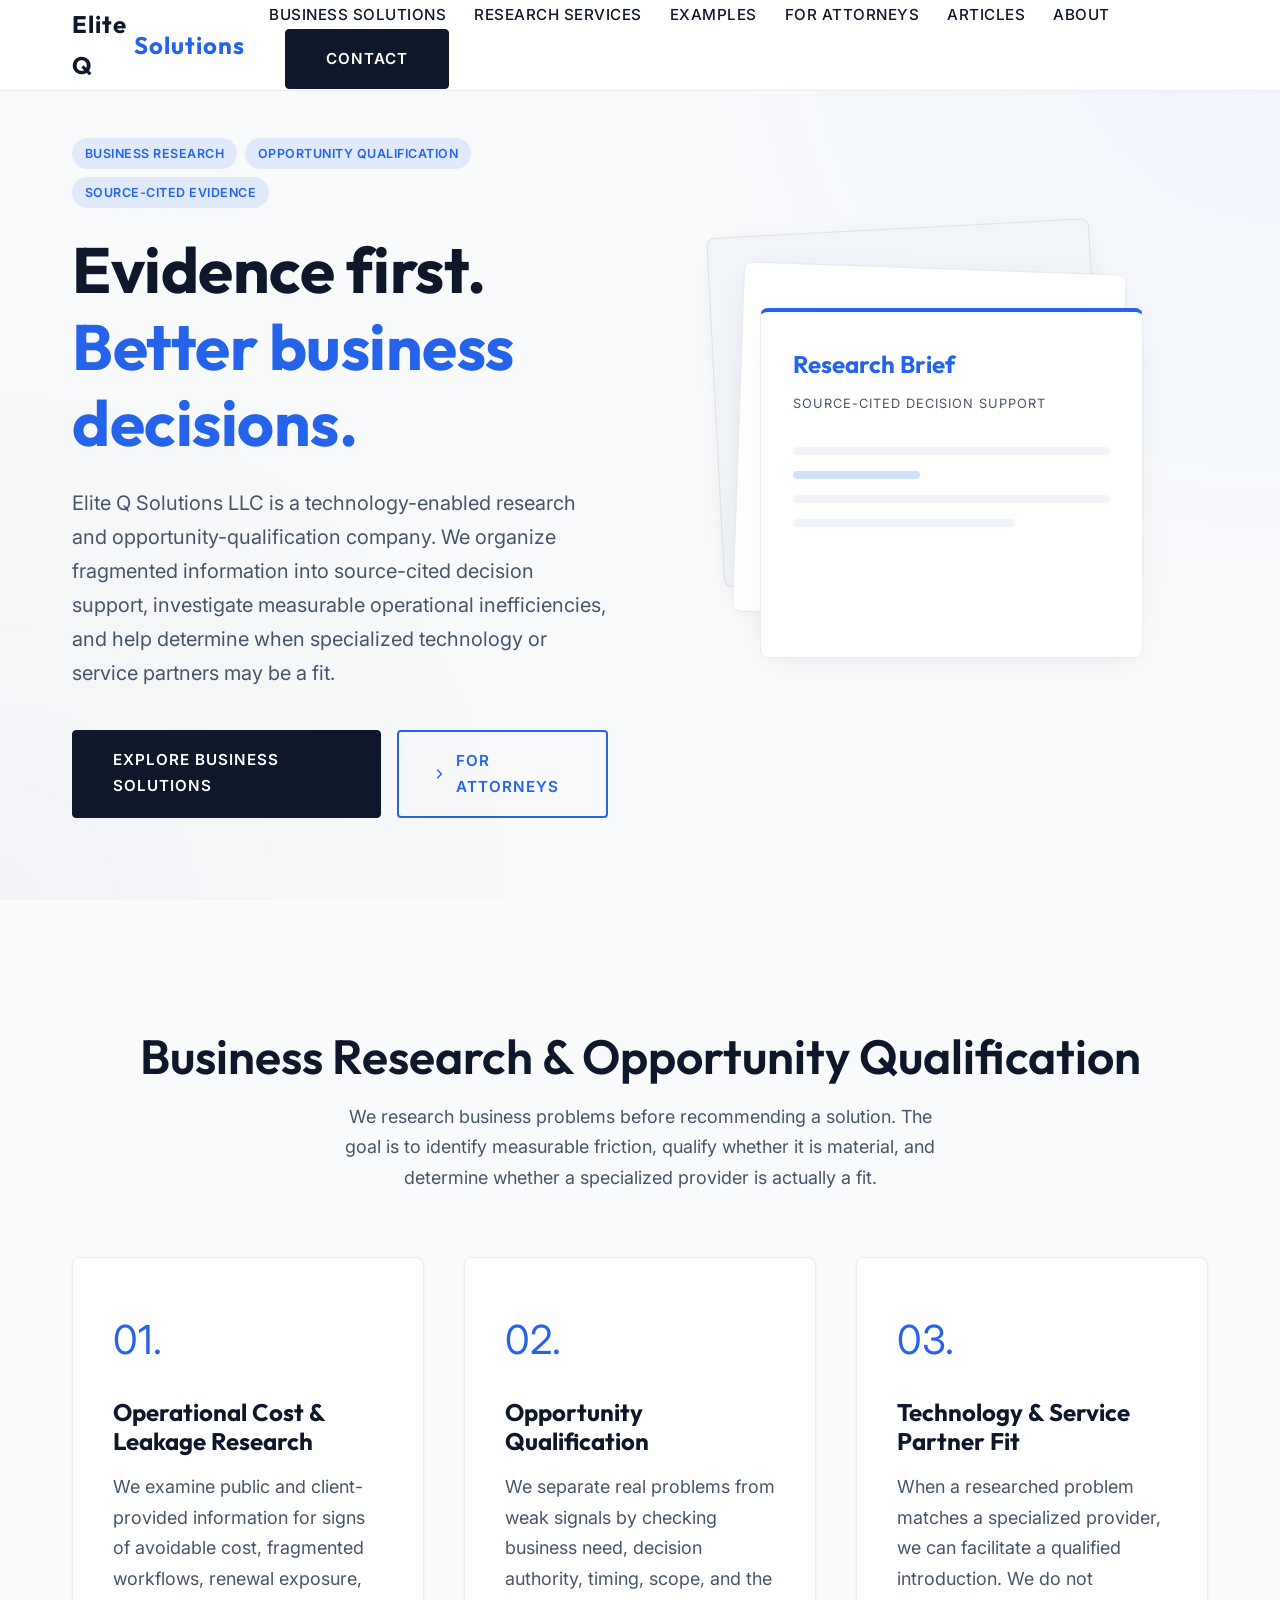
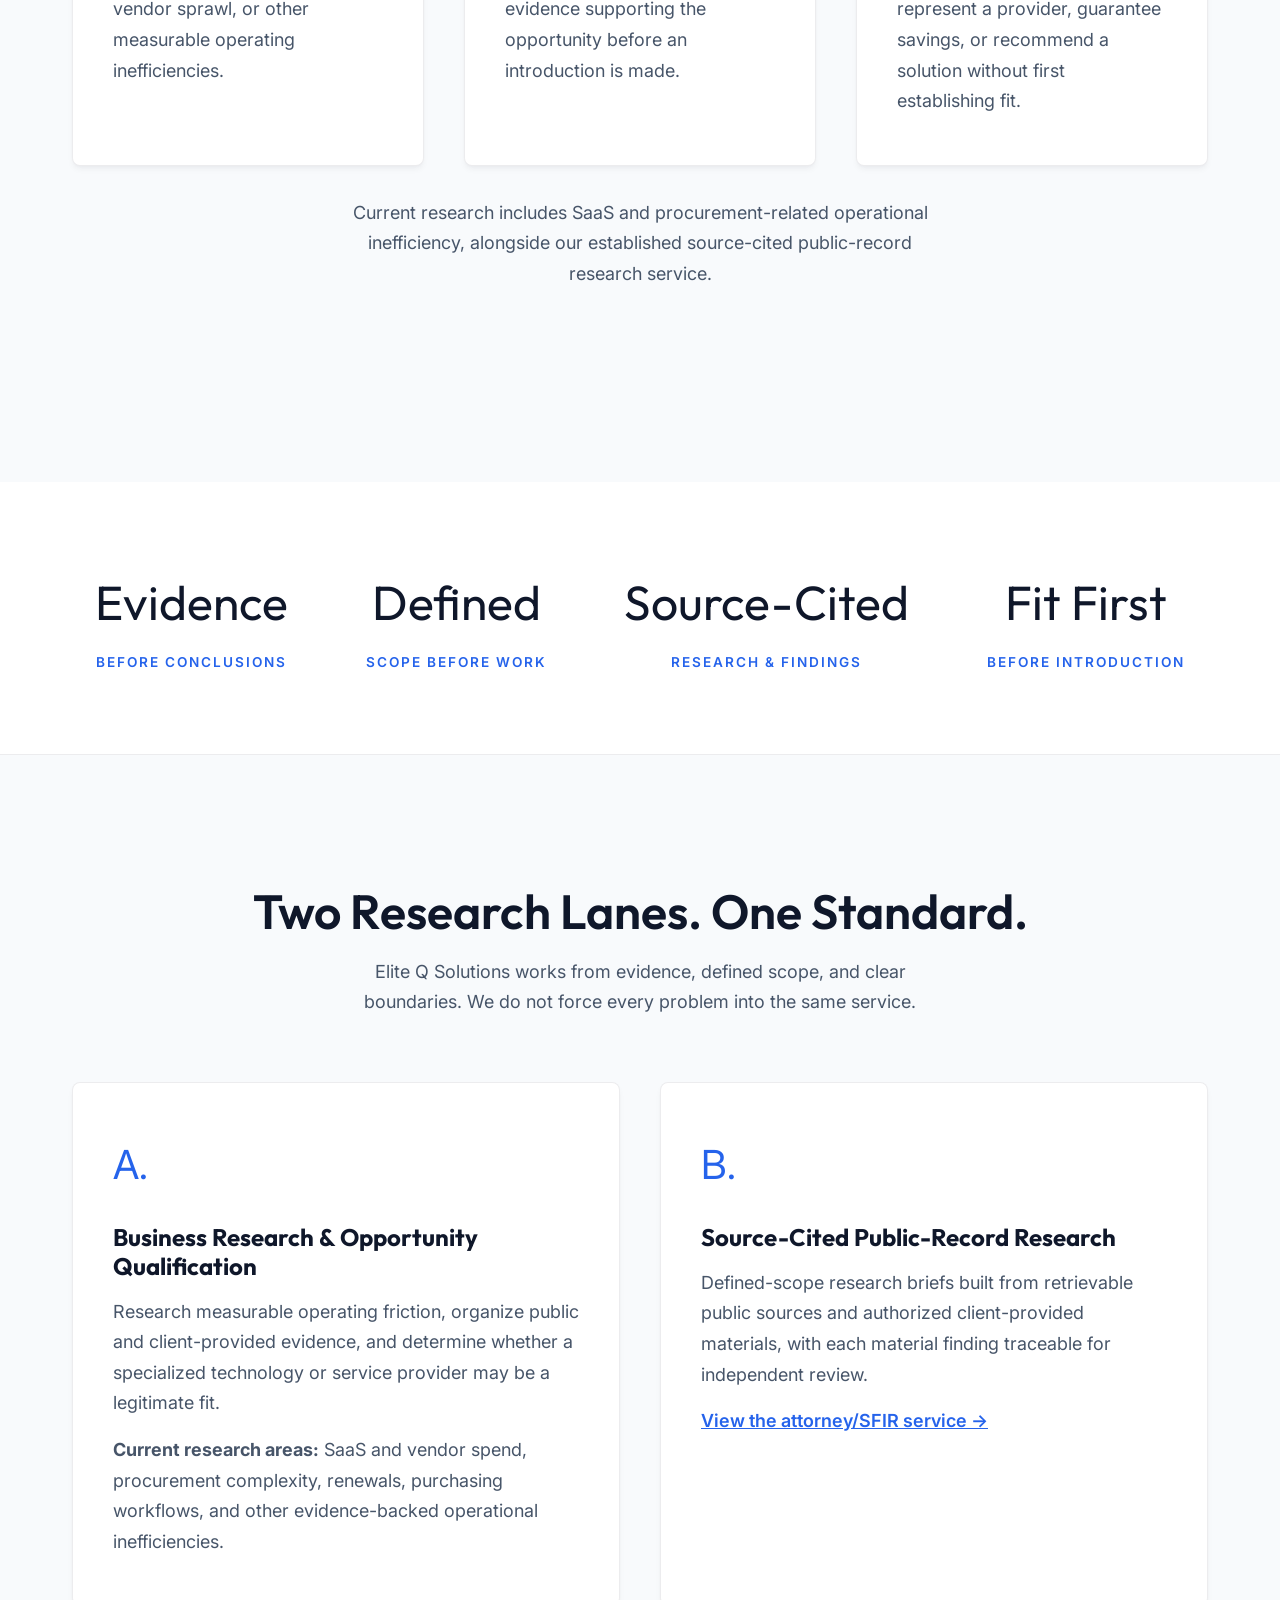
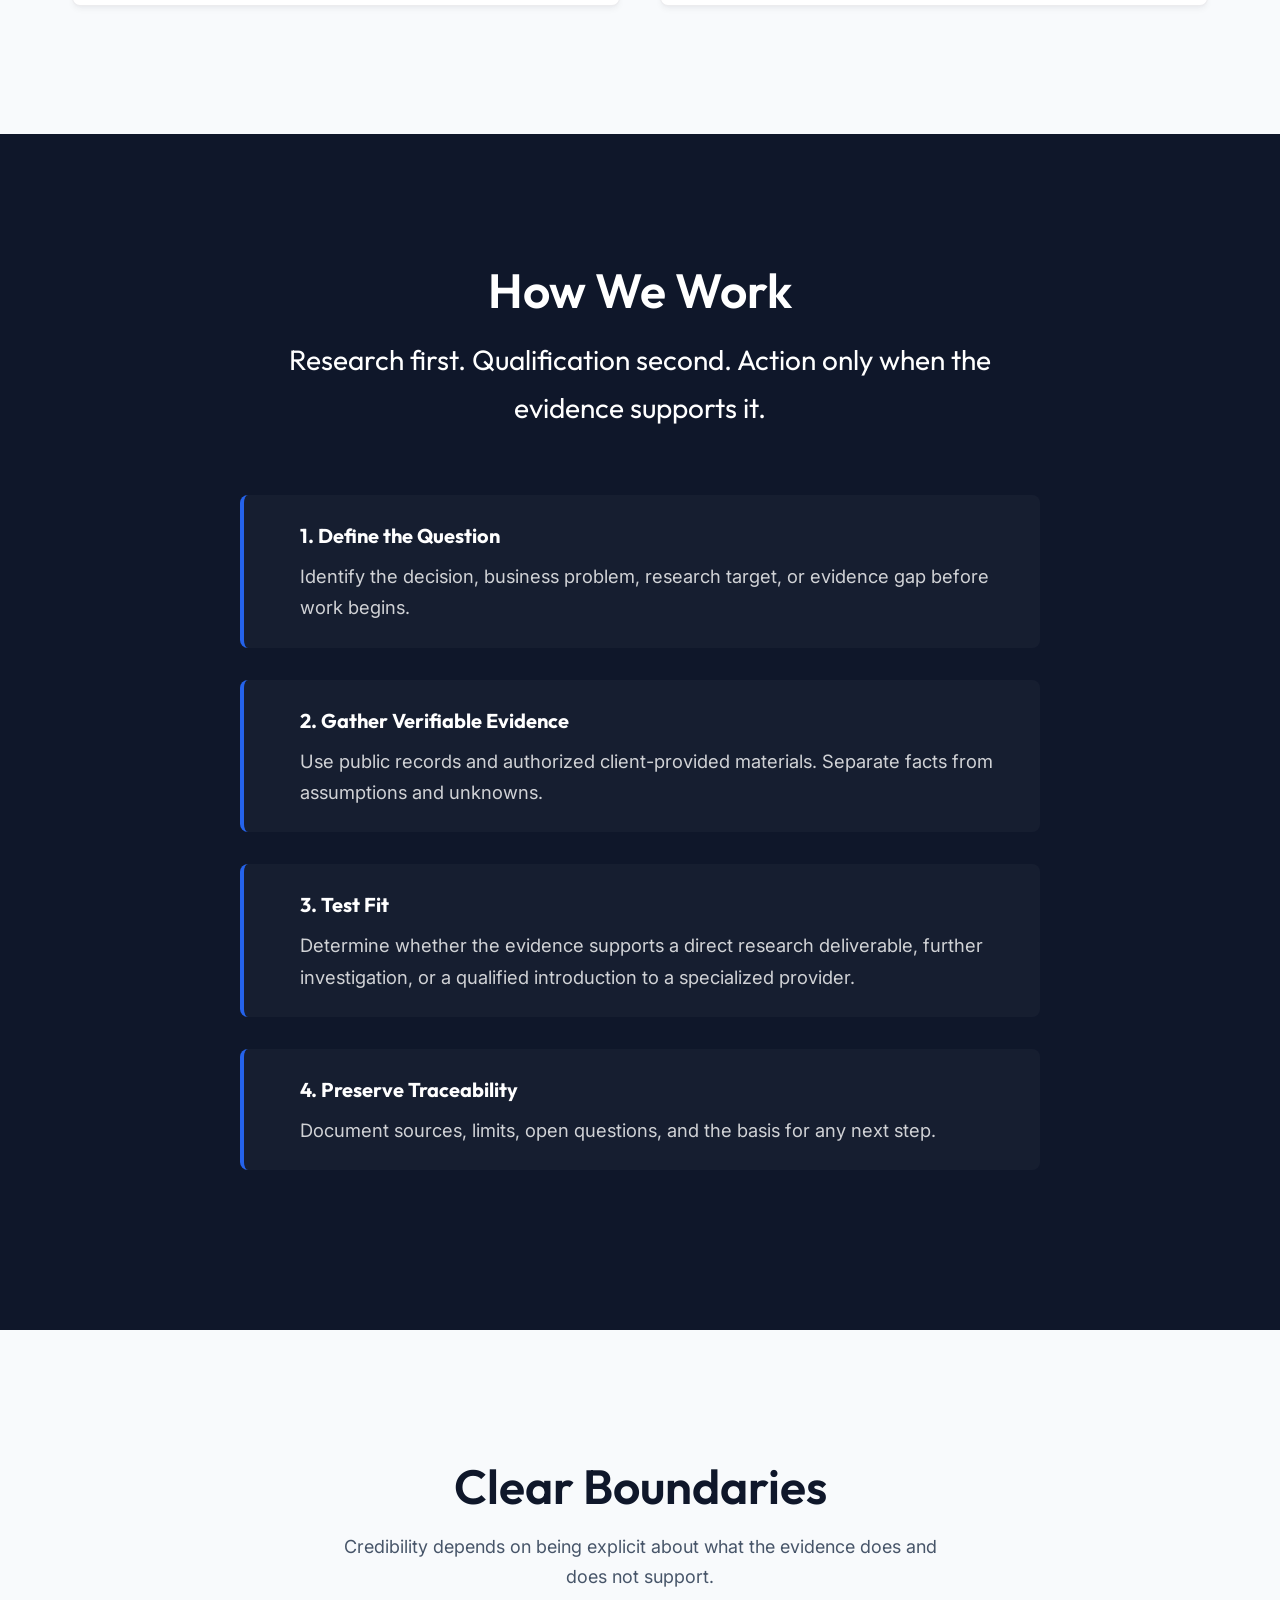
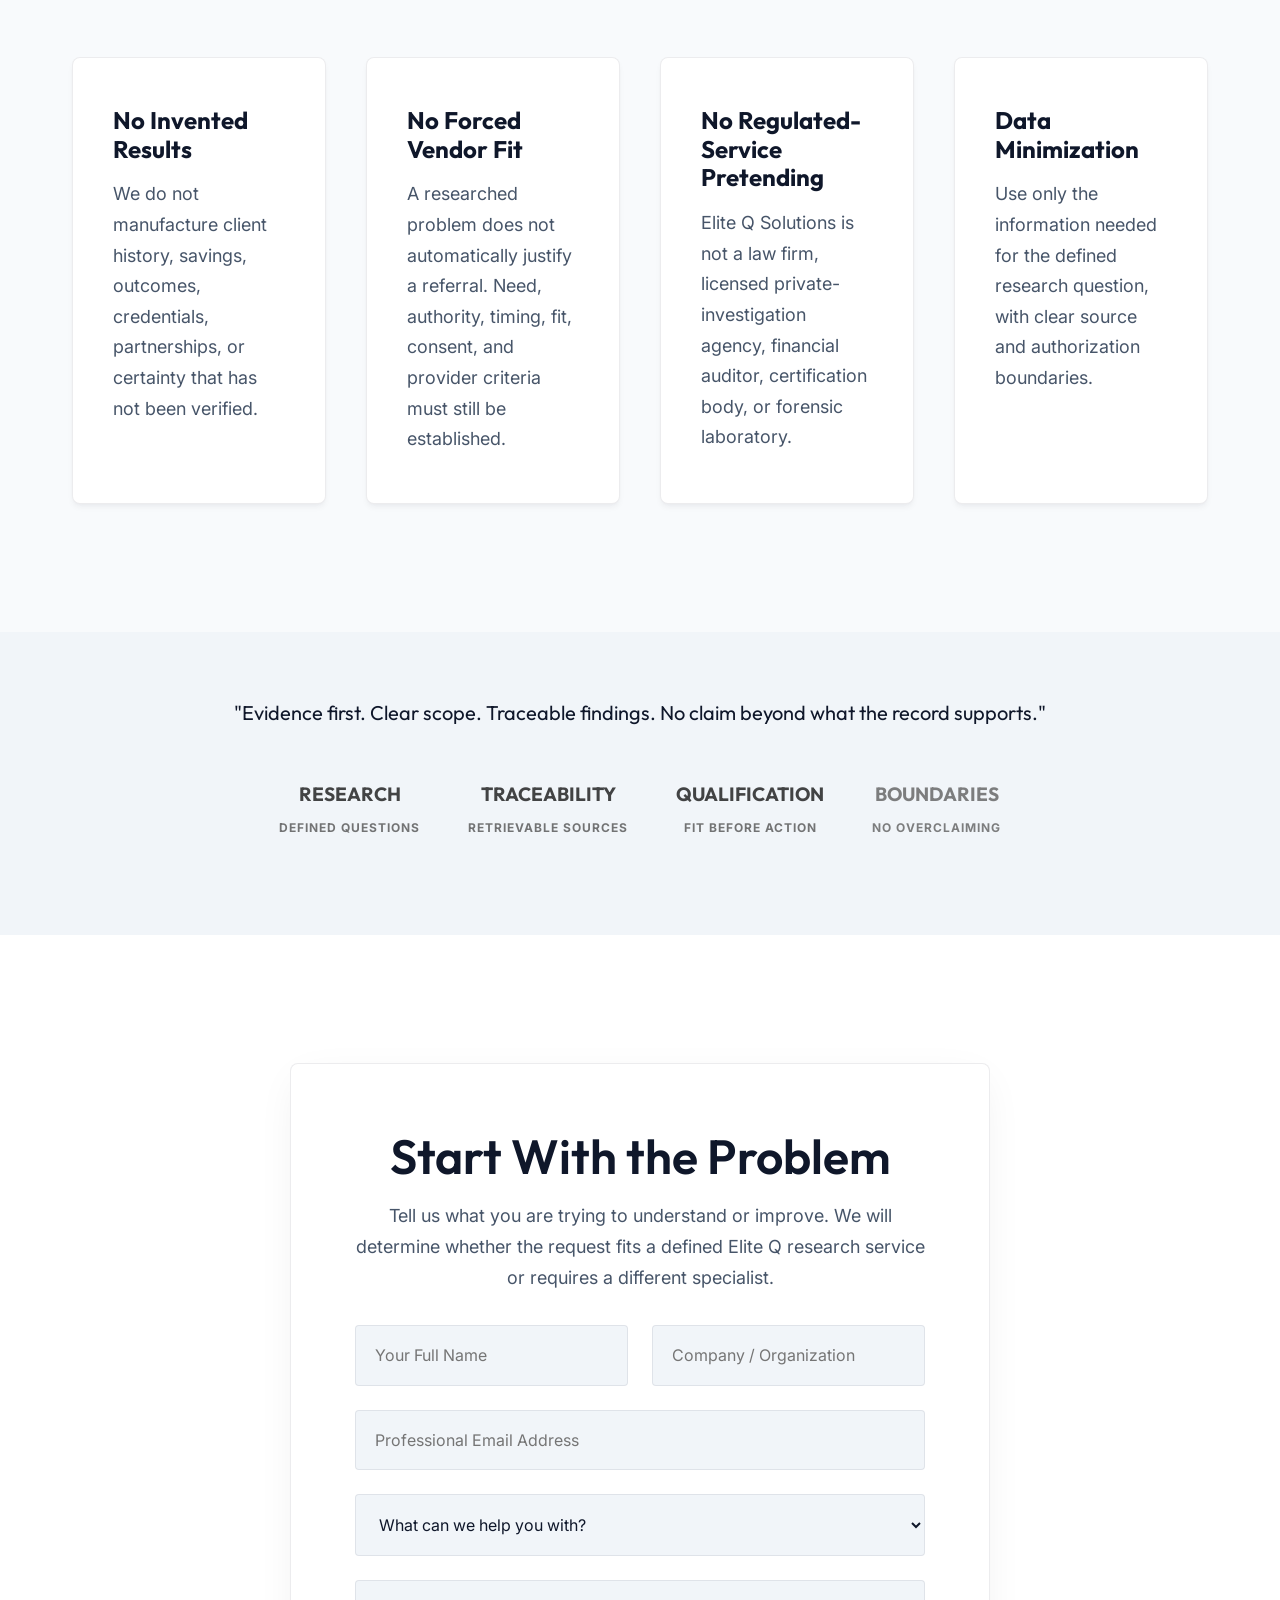
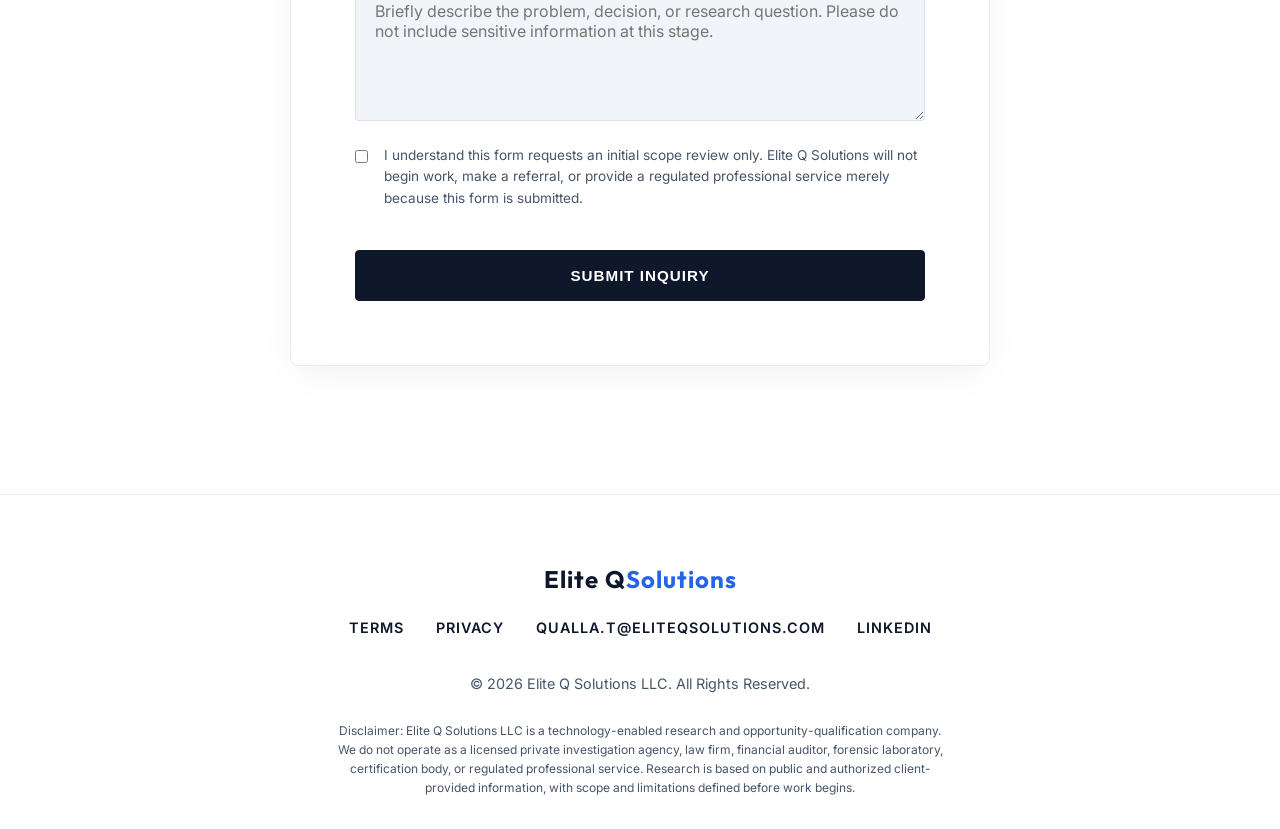
<file: index.html>
<!DOCTYPE html>
<html lang="en">
<head>
    <meta charset="UTF-8">
    <meta name="viewport" content="width=device-width, initial-scale=1.0">
    <title>Elite Q Solutions | Research, Evidence & Business Opportunity Qualification</title>
    <meta name="description" content="Elite Q Solutions LLC is a technology-enabled research and opportunity-qualification company. We organize source-cited evidence, evaluate operational inefficiencies, and help determine when specialized solutions or partners may be a fit.">
    
    <!-- Open Graph -->
    <meta property="og:type" content="website">
    <meta property="og:url" content="https://eliteqsolutions.com/">
    <meta property="og:title" content="Elite Q Solutions | Research, Evidence & Opportunity Qualification">
    <meta property="og:description" content="Source-cited research, evidence organization, and disciplined qualification of business problems and solution opportunities.">
    <meta property="og:image" content="https://eliteqsolutions.com/images/EliteLogo.jpg">
    
    <link rel="preconnect" href="https://fonts.googleapis.com">
    <link href="https://fonts.googleapis.com/css2?family=Inter:wght@300;400;500;600;700&family=Outfit:wght@400;500;600;700;800&display=swap" rel="stylesheet">
    <link rel="stylesheet" href="styles.css">
</head>
<body>
    <header class="glass-nav">
        <div class="container nav-content">
            <a href="#" class="logo">
                Elite Q <span>Solutions</span>
            </a>
            <nav>
                <a href="#business">Business Solutions</a>
                <a href="#services">Research Services</a>
                <a href="case-studies.html">Examples</a>
                <a href="attorneys.html">For Attorneys</a>
                <a href="articles.html">Articles</a>
                <a href="#about">About</a>
                <a href="#contact" class="btn-primary" style="margin-left: 2.5rem;">Contact</a>
            </nav>
        </div>
    </header>

    <main>
        <!-- Hero Section -->
        <section class="hero container">
            <div class="hero-text">
                <div style="display:flex;gap:0.5rem;margin-bottom:1.5rem;flex-wrap:wrap;">
                    <span style="background:rgba(37,99,235,0.1);color:var(--accent-primary);padding:0.3rem 0.8rem;border-radius:999px;font-size:0.78rem;font-weight:600;letter-spacing:0.04em;text-transform:uppercase;">Business Research</span>
                    <span style="background:rgba(37,99,235,0.1);color:var(--accent-primary);padding:0.3rem 0.8rem;border-radius:999px;font-size:0.78rem;font-weight:600;letter-spacing:0.04em;text-transform:uppercase;">Opportunity Qualification</span>
                    <span style="background:rgba(37,99,235,0.1);color:var(--accent-primary);padding:0.3rem 0.8rem;border-radius:999px;font-size:0.78rem;font-weight:600;letter-spacing:0.04em;text-transform:uppercase;">Source-Cited Evidence</span>
                </div>
                <h1>Evidence first.<br><span class="highlight">Better business decisions.</span></h1>
                <p>Elite Q Solutions LLC is a technology-enabled research and opportunity-qualification company. We organize fragmented information into source-cited decision support, investigate measurable operational inefficiencies, and help determine when specialized technology or service partners may be a fit.</p>
                <div class="hero-actions">
                    <a href="#business" class="btn-primary">Explore Business Solutions</a>
                    <a href="attorneys.html" class="btn-secondary" style="border: 2px solid var(--accent-primary); color: var(--accent-primary); display: flex; align-items: center; justify-content: center; gap: 0.5rem; text-decoration: none; padding: 1rem 2rem; border-radius: 4px; font-weight: 600; transition: all 0.2s ease;">
                        <svg width="20" height="20" fill="none" stroke="currentColor" stroke-width="2" viewBox="0 0 24 24"><path d="M9 18l6-6-6-6"></path></svg>
                        For Attorneys
                    </a>
                </div>
            </div>
            <div class="hero-visual">
                <div class="doc-stack">
                    <div class="doc-card doc-card-1"></div>
                    <div class="doc-card doc-card-2"></div>
                    <div class="doc-card doc-card-3">
                        <div style="margin-bottom: 2rem;">
                            <span style="font-family: var(--font-heading); font-size: 1.5rem; color: var(--accent-primary); font-weight: 700;">Research Brief</span>
                            <span style="display: block; font-size: 0.8rem; color: var(--text-muted); text-transform: uppercase; letter-spacing: 1px; margin-top: 0.5rem;">Source-Cited Decision Support</span>
                        </div>
                        <div class="doc-line"></div>
                        <div class="doc-line accent"></div>
                        <div class="doc-line"></div>
                        <div class="doc-line" style="width: 70%;"></div>
                    </div>
                </div>
            </div>
        </section>

        <!-- Business Solutions -->
        <section id="business" class="services container">
            <h2 class="section-title">Business Research & Opportunity Qualification</h2>
            <p class="section-subtitle">We research business problems before recommending a solution. The goal is to identify measurable friction, qualify whether it is material, and determine whether a specialized provider is actually a fit.</p>
            <div class="grid">
                <div class="service-card">
                    <div class="icon">01.</div>
                    <h3>Operational Cost & Leakage Research</h3>
                    <p>We examine public and client-provided information for signs of avoidable cost, fragmented workflows, renewal exposure, vendor sprawl, or other measurable operating inefficiencies.</p>
                </div>
                <div class="service-card">
                    <div class="icon">02.</div>
                    <h3>Opportunity Qualification</h3>
                    <p>We separate real problems from weak signals by checking business need, decision authority, timing, scope, and the evidence supporting the opportunity before an introduction is made.</p>
                </div>
                <div class="service-card">
                    <div class="icon">03.</div>
                    <h3>Technology & Service Partner Fit</h3>
                    <p>When a researched problem matches a specialized provider, we can facilitate a qualified introduction. We do not represent a provider, guarantee savings, or recommend a solution without first establishing fit.</p>
                </div>
            </div>
            <p class="section-subtitle" style="margin-top:2rem;">Current research includes SaaS and procurement-related operational inefficiency, alongside our established source-cited public-record research service.</p>
        </section>

        <!-- Operating Principles -->
        <section class="stats-bar">
            <div class="container stats-grid">
                <div class="stat-item"><span class="stat-number">Evidence</span><span class="stat-label">Before Conclusions</span></div>
                <div class="stat-item"><span class="stat-number">Defined</span><span class="stat-label">Scope Before Work</span></div>
                <div class="stat-item"><span class="stat-number">Source-Cited</span><span class="stat-label">Research & Findings</span></div>
                <div class="stat-item"><span class="stat-number">Fit First</span><span class="stat-label">Before Introduction</span></div>
            </div>
        </section>

        <!-- Research Services -->
        <section id="services" class="services container">
            <h2 class="section-title">Two Research Lanes. One Standard.</h2>
            <p class="section-subtitle">Elite Q Solutions works from evidence, defined scope, and clear boundaries. We do not force every problem into the same service.</p>
            <div class="grid">
                <div class="service-card">
                    <div class="icon">A.</div>
                    <h3>Business Research & Opportunity Qualification</h3>
                    <p>Research measurable operating friction, organize public and client-provided evidence, and determine whether a specialized technology or service provider may be a legitimate fit.</p>
                    <p style="margin-top:1rem;"><strong>Current research areas:</strong> SaaS and vendor spend, procurement complexity, renewals, purchasing workflows, and other evidence-backed operational inefficiencies.</p>
                </div>
                <div class="service-card">
                    <div class="icon">B.</div>
                    <h3>Source-Cited Public-Record Research</h3>
                    <p>Defined-scope research briefs built from retrievable public sources and authorized client-provided materials, with each material finding traceable for independent review.</p>
                    <p style="margin-top:1rem;"><a href="attorneys.html" style="color:var(--accent-primary);font-weight:600;">View the attorney/SFIR service &rarr;</a></p>
                </div>
            </div>
        </section>
        <!-- How We Work -->
        <section id="methodology" class="methodology">
            <div class="container">
                <h2 class="section-title">How We Work</h2>
                <div class="methodology-content">
                    <p class="large-text">Research first. Qualification second. Action only when the evidence supports it.</p>
                    <ul class="truth-list">
                        <li><strong>1. Define the Question</strong> Identify the decision, business problem, research target, or evidence gap before work begins.</li>
                        <li><strong>2. Gather Verifiable Evidence</strong> Use public records and authorized client-provided materials. Separate facts from assumptions and unknowns.</li>
                        <li><strong>3. Test Fit</strong> Determine whether the evidence supports a direct research deliverable, further investigation, or a qualified introduction to a specialized provider.</li>
                        <li><strong>4. Preserve Traceability</strong> Document sources, limits, open questions, and the basis for any next step.</li>
                    </ul>
                </div>
            </div>
        </section>

        <!-- Boundaries -->
        <section class="services container">
            <h2 class="section-title">Clear Boundaries</h2>
            <p class="section-subtitle">Credibility depends on being explicit about what the evidence does and does not support.</p>
            <div class="grid" style="grid-template-columns:repeat(auto-fit,minmax(240px,1fr));">
                <div class="service-card"><h3>No Invented Results</h3><p>We do not manufacture client history, savings, outcomes, credentials, partnerships, or certainty that has not been verified.</p></div>
                <div class="service-card"><h3>No Forced Vendor Fit</h3><p>A researched problem does not automatically justify a referral. Need, authority, timing, fit, consent, and provider criteria must still be established.</p></div>
                <div class="service-card"><h3>No Regulated-Service Pretending</h3><p>Elite Q Solutions is not a law firm, licensed private-investigation agency, financial auditor, certification body, or forensic laboratory.</p></div>
                <div class="service-card"><h3>Data Minimization</h3><p>Use only the information needed for the defined research question, with clear source and authorization boundaries.</p></div>
            </div>
        </section>
        <!-- About -->
        <section id="about" class="about">
            <div class="about-card">
                <p>"Evidence first. Clear scope. Traceable findings. No claim beyond what the record supports."</p>
                <div class="badges">
                    <div class="badge-item">RESEARCH<span>Defined Questions</span></div>
                    <div class="badge-item">TRACEABILITY<span>Retrievable Sources</span></div>
                    <div class="badge-item">QUALIFICATION<span>Fit Before Action</span></div>
                    <div class="badge-item" style="border-color:var(--accent-primary);color:var(--accent-primary);">BOUNDARIES<span style="color:var(--accent-primary);">No Overclaiming</span></div>
                </div>
            </div>
        </section>

        <!-- General Inquiry -->
        <section id="contact" class="cta-section">
            <div class="cta-card">
                <h2>Start With the Problem</h2>
                <p style="margin-bottom:2rem;">Tell us what you are trying to understand or improve. We will determine whether the request fits a defined Elite Q research service or requires a different specialist.</p>
                <form class="contact-form" id="general-inquiry-form" action="https://formspree.io/f/mwvdvljg" method="POST">
                    <input type="hidden" name="_subject" value="[Elite Q] New General Inquiry">
                    <input type="hidden" name="_replyto" value="">
                    <input type="hidden" name="_next" value="suppress">
                    <div style="display:grid;grid-template-columns:1fr 1fr;gap:1.5rem;">
                        <input type="text" name="full_name" placeholder="Your Full Name" required autocomplete="name">
                        <input type="text" name="organization" placeholder="Company / Organization" autocomplete="organization">
                    </div>
                    <input type="email" id="inq-email" name="email" placeholder="Professional Email Address" required autocomplete="email">
                    <select name="inquiry_type" style="width:100%;padding:1.2rem;background:var(--bg-alt);border:1px solid var(--glass-border);border-radius:4px;color:var(--text-main);font-family:var(--font-body);font-size:1rem;" required>
                        <option value="" disabled selected>What can we help you with?</option>
                        <option value="business_research">Business Research / Operational Inefficiency</option>
                        <option value="opportunity_qualification">Opportunity Qualification / Partner Fit</option>
                        <option value="public_record_research">Source-Cited Public-Record Research</option>
                        <option value="attorney_sfir">Attorney / SFIR Service</option>
                        <option value="other">Other</option>
                    </select>
                    <textarea name="description" placeholder="Briefly describe the problem, decision, or research question. Please do not include sensitive information at this stage." rows="5" required></textarea>
                    <label style="display:flex;gap:1rem;align-items:flex-start;text-align:left;cursor:pointer;">
                        <input type="checkbox" name="scope_acknowledged" required style="width:auto;margin-top:5px;flex-shrink:0;">
                        <span style="font-size:0.85rem;color:var(--text-muted);line-height:1.6;">I understand this form requests an initial scope review only. Elite Q Solutions will not begin work, make a referral, or provide a regulated professional service merely because this form is submitted.</span>
                    </label>
                    <button type="submit" class="btn-primary w-100" id="inq-submit" style="margin-top:1rem;">Submit Inquiry</button>
                    <p class="disclaimer" id="inq-error-msg" style="display:none;color:var(--alert-red);">Something went wrong. Please email us directly at qualla.t@eliteqsolutions.com.</p>
                </form>
                <div id="inq-confirmation" style="display:none;padding:2rem;text-align:center;">
                    <h3 style="margin-bottom:1rem;">Thank you.</h3>
                    <p style="color:var(--text-muted);line-height:1.8;">Your inquiry has been received. We will review the request and determine the appropriate next step.</p>
                </div>
            </div>
        </section>

    </main>

    <footer>
        <div class="container footer-content">
            <div class="logo" style="justify-content: center; margin-bottom: 1rem;">
                Elite Q <span>Solutions</span>
            </div>
            <div class="social-links">
                <a href="terms.html">Terms</a>
                <a href="privacy.html">Privacy</a>
                <a href="mailto:qualla.t@eliteqsolutions.com">qualla.t@eliteqsolutions.com</a>
                <a href="https://linkedin.com/in/qualla-t" target="_blank" rel="noopener">LinkedIn</a>
            </div>
            <p>&copy; 2026 Elite Q Solutions LLC. All Rights Reserved.</p>
            <p style="font-size:0.75rem;color:var(--text-muted);margin-top:1.5rem;max-width:620px;margin-left:auto;margin-right:auto;line-height:1.6;">
                Disclaimer: Elite Q Solutions LLC is a technology-enabled research and opportunity-qualification company. We do not operate as a licensed private investigation agency, law firm, financial auditor, forensic laboratory, certification body, or regulated professional service. Research is based on public and authorized client-provided information, with scope and limitations defined before work begins.
            </p>
        </div>
    </footer>

    <script>
    (function () {
        var form = document.getElementById('general-inquiry-form');
        var confirmation = document.getElementById('inq-confirmation');
        var submitBtn = document.getElementById('inq-submit');
        var errorMsg = document.getElementById('inq-error-msg');

        if (!form) return;

        var emailInput = document.getElementById('inq-email');
        var replyToInput = form.querySelector('input[name="_replyto"]');
        if (emailInput && replyToInput) {
            emailInput.addEventListener('input', function () {
                replyToInput.value = emailInput.value;
            });
        }

        form.addEventListener('submit', function (e) {
            e.preventDefault();
            submitBtn.textContent = 'Sending…';
            submitBtn.disabled = true;
            if (errorMsg) errorMsg.style.display = 'none';

            var data = new FormData(form);
            fetch(form.action, {
                method: 'POST',
                body: data,
                headers: { 'Accept': 'application/json' }
            })
            .then(function (response) {
                if (response.ok) {
                    form.style.display = 'none';
                    if (confirmation) { confirmation.style.display = 'block'; }
                } else {
                    throw new Error('Submission error');
                }
            })
            .catch(function (err) {
                submitBtn.textContent = 'Submit Inquiry';
                submitBtn.disabled = false;
                if (errorMsg) errorMsg.style.display = 'block';
            });
        });

        // Select styling
        document.querySelectorAll('select').forEach(function (sel) {
            sel.addEventListener('focus', function () { this.style.borderColor = 'var(--accent-primary)'; });
            sel.addEventListener('blur', function () { this.style.borderColor = 'var(--glass-border)'; });
        });
    }());
    </script>

</body>
</html>
</file>
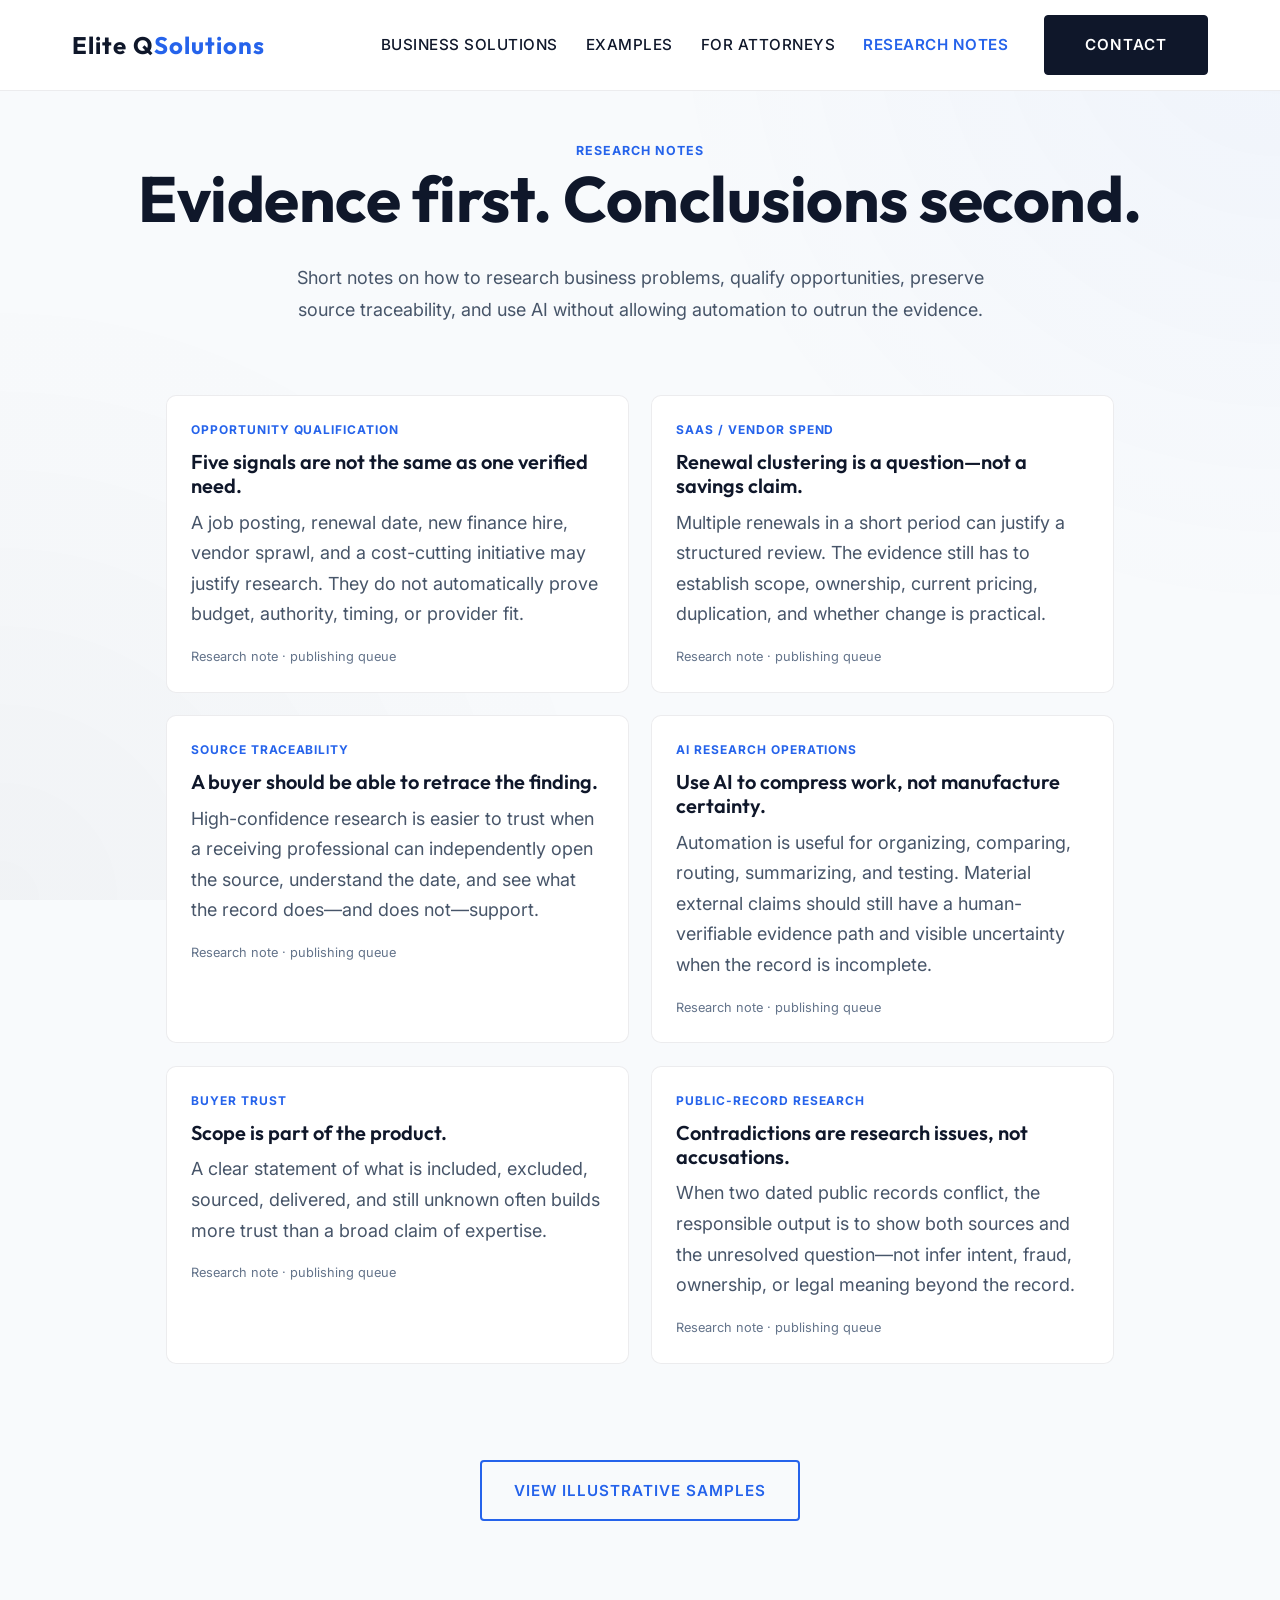
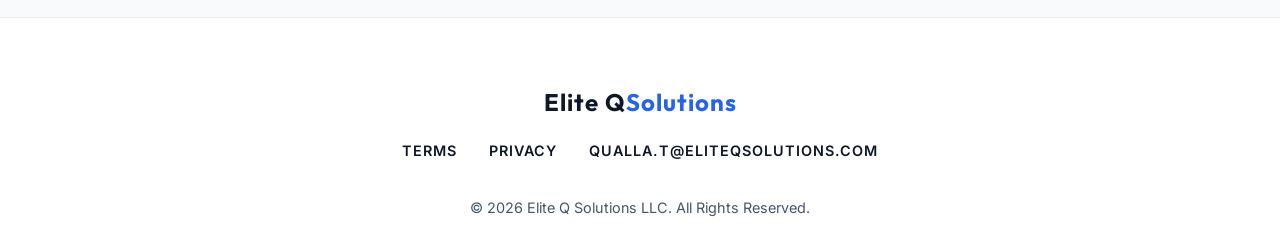
<file: articles.html>
<!DOCTYPE html>
<html lang="en">
<head>
<meta charset="UTF-8">
<meta name="viewport" content="width=device-width, initial-scale=1.0">
<title>Elite Q Solutions | Research Notes & Insights</title>
<meta name="description" content="Research notes on evidence quality, opportunity qualification, SaaS/vendor-spend signals, source traceability, and AI-assisted research operations.">
<meta name="robots" content="index, follow">
<link rel="canonical" href="https://eliteqsolutions.com/articles.html">
<meta property="og:type" content="website">
<meta property="og:url" content="https://eliteqsolutions.com/articles.html">
<meta property="og:title" content="Elite Q Solutions | Research Notes & Insights">
<meta property="og:description" content="Evidence-first notes on business research, qualification, source traceability, and research operations.">
<meta property="og:image" content="https://eliteqsolutions.com/images/EliteLogo.jpg">
<link rel="preconnect" href="https://fonts.googleapis.com">
<link href="https://fonts.googleapis.com/css2?family=Inter:wght@300;400;500;600;700&family=Outfit:wght@400;500;600;700;800&display=swap" rel="stylesheet">
<link rel="stylesheet" href="styles.css">
<style>
.page-hero{padding:140px 0 70px;text-align:center}.page-hero .sub{max-width:740px;margin:1rem auto 0;color:var(--text-muted);line-height:1.75}
.notes{max-width:980px;margin:0 auto;padding:0 1rem 6rem;display:grid;grid-template-columns:repeat(2,1fr);gap:1.4rem}
.note{background:var(--bg-surface);border:1px solid var(--glass-border);border-radius:10px;padding:1.5rem}.tag{font-size:.75rem;text-transform:uppercase;letter-spacing:.08em;color:var(--accent-primary);font-weight:700}
.note h2{font-size:1.25rem;margin:.6rem 0}.note p{color:var(--text-muted);line-height:1.7}.status{font-size:.8rem;color:#64748b;margin-top:1rem}
@media(max-width:700px){.notes{grid-template-columns:1fr}}
</style>
</head><body>
<header class="glass-nav">
<div class="container nav-content">
<a href="/" class="logo">Elite Q <span>Solutions</span></a>
<nav>
<a href="/#business">Business Solutions</a>
<a href="case-studies.html">Examples</a>
<a href="attorneys.html">For Attorneys</a>
<a href="articles.html" style="color:var(--accent-primary);font-weight:600;">Research Notes</a>
<a href="/#contact" class="btn-primary" style="margin-left:2rem;">Contact</a>
</nav>
</div>
</header>
<main>
<section class="page-hero container">
<div style="font-size:.78rem;text-transform:uppercase;letter-spacing:.08em;color:var(--accent-primary);font-weight:700;">Research Notes</div>
<h1>Evidence first. Conclusions second.</h1>
<p class="sub">Short notes on how to research business problems, qualify opportunities, preserve source traceability, and use AI without allowing automation to outrun the evidence.</p>
</section>
<section class="notes">
<article class="note"><div class="tag">Opportunity Qualification</div><h2>Five signals are not the same as one verified need.</h2><p>A job posting, renewal date, new finance hire, vendor sprawl, and a cost-cutting initiative may justify research. They do not automatically prove budget, authority, timing, or provider fit.</p><div class="status">Research note · publishing queue</div></article>
<article class="note"><div class="tag">SaaS / Vendor Spend</div><h2>Renewal clustering is a question—not a savings claim.</h2><p>Multiple renewals in a short period can justify a structured review. The evidence still has to establish scope, ownership, current pricing, duplication, and whether change is practical.</p><div class="status">Research note · publishing queue</div></article>
<article class="note"><div class="tag">Source Traceability</div><h2>A buyer should be able to retrace the finding.</h2><p>High-confidence research is easier to trust when a receiving professional can independently open the source, understand the date, and see what the record does—and does not—support.</p><div class="status">Research note · publishing queue</div></article>
<article class="note"><div class="tag">AI Research Operations</div><h2>Use AI to compress work, not manufacture certainty.</h2><p>Automation is useful for organizing, comparing, routing, summarizing, and testing. Material external claims should still have a human-verifiable evidence path and visible uncertainty when the record is incomplete.</p><div class="status">Research note · publishing queue</div></article>
<article class="note"><div class="tag">Buyer Trust</div><h2>Scope is part of the product.</h2><p>A clear statement of what is included, excluded, sourced, delivered, and still unknown often builds more trust than a broad claim of expertise.</p><div class="status">Research note · publishing queue</div></article>
<article class="note"><div class="tag">Public-Record Research</div><h2>Contradictions are research issues, not accusations.</h2><p>When two dated public records conflict, the responsible output is to show both sources and the unresolved question—not infer intent, fraud, ownership, or legal meaning beyond the record.</p><div class="status">Research note · publishing queue</div></article>
</section>
<div style="text-align:center;padding:0 1rem 6rem;"><a href="case-studies.html" class="btn-secondary" style="border:2px solid var(--accent-primary);color:var(--accent-primary);text-decoration:none;padding:1rem 2rem;border-radius:4px;font-weight:600;">View Illustrative Samples</a></div>
</main><footer>
<div class="container footer-content">
<div class="logo" style="justify-content:center;margin-bottom:1rem;">Elite Q <span>Solutions</span></div>
<div class="social-links"><a href="terms.html">Terms</a><a href="privacy.html">Privacy</a><a href="mailto:qualla.t@eliteqsolutions.com">qualla.t@eliteqsolutions.com</a></div>
<p>&copy; 2026 Elite Q Solutions LLC. All Rights Reserved.</p>
</div>
</footer>
</body>
</html>
</file>
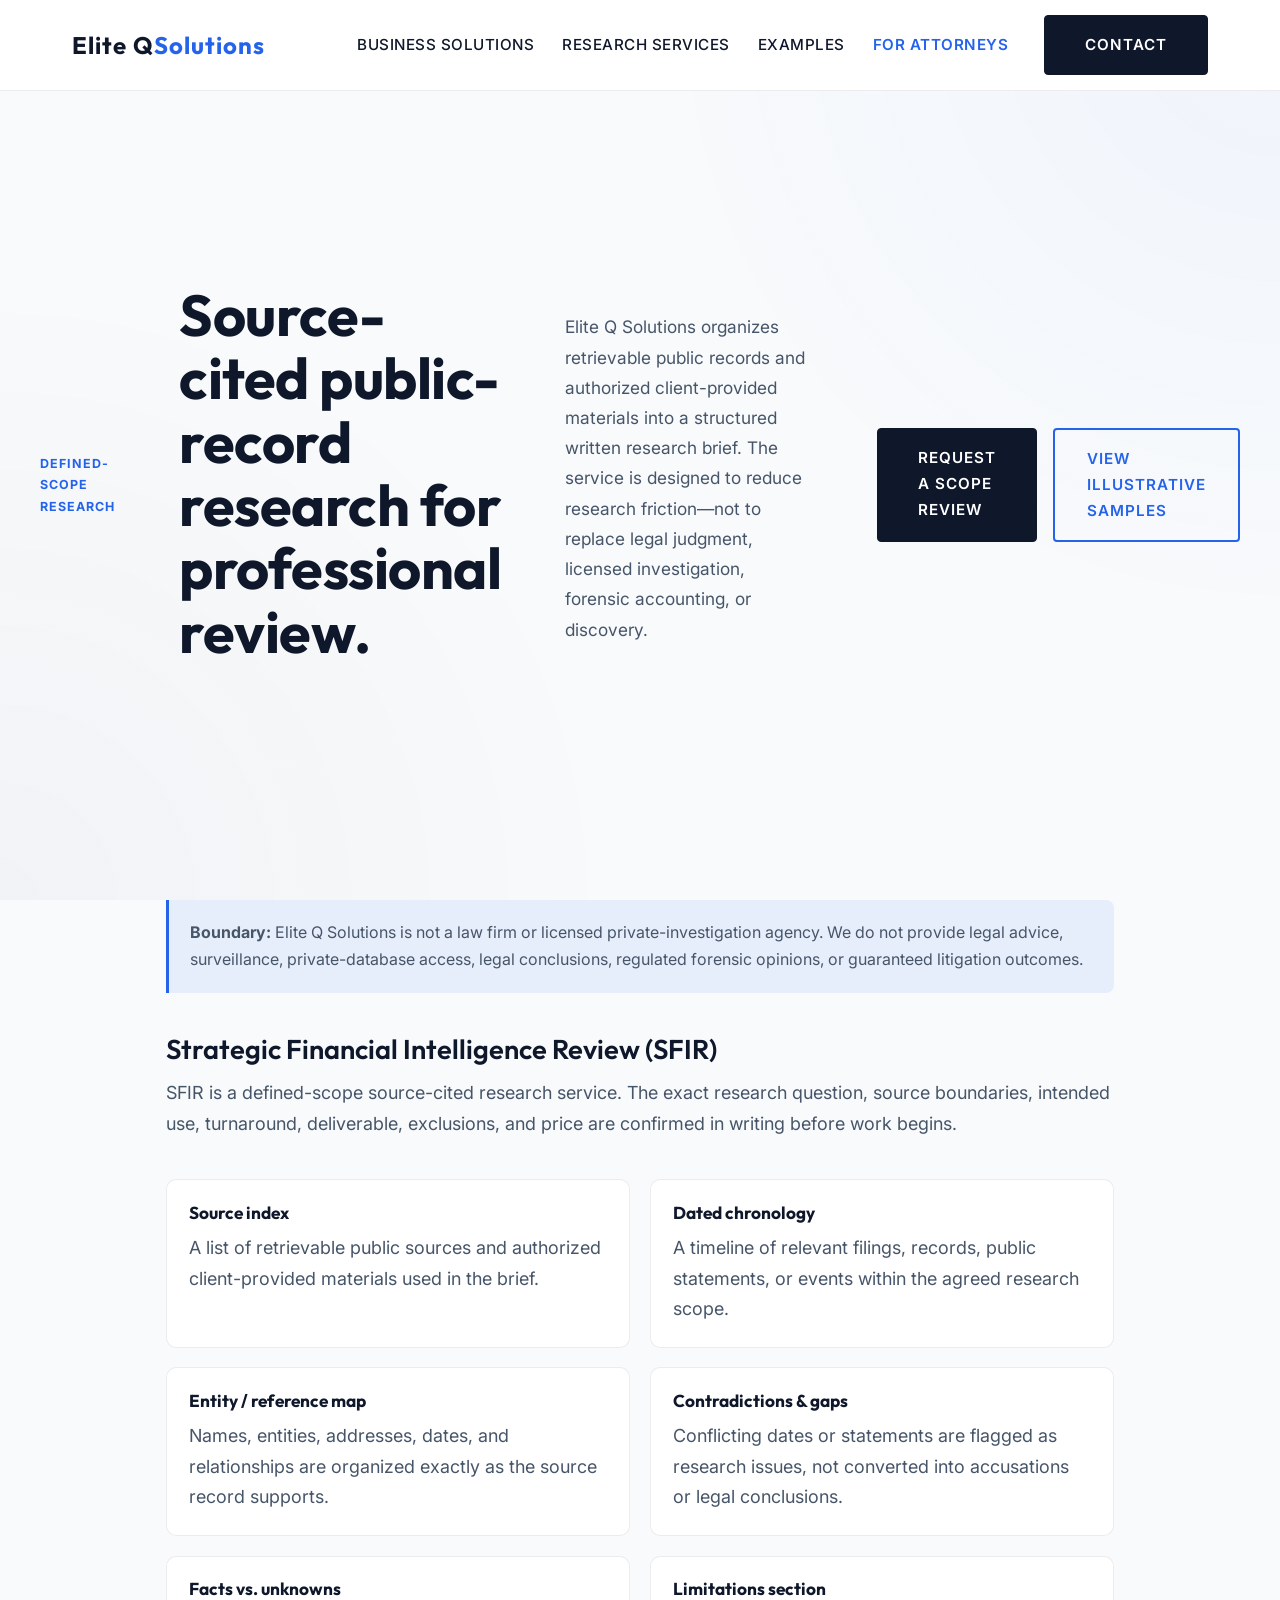
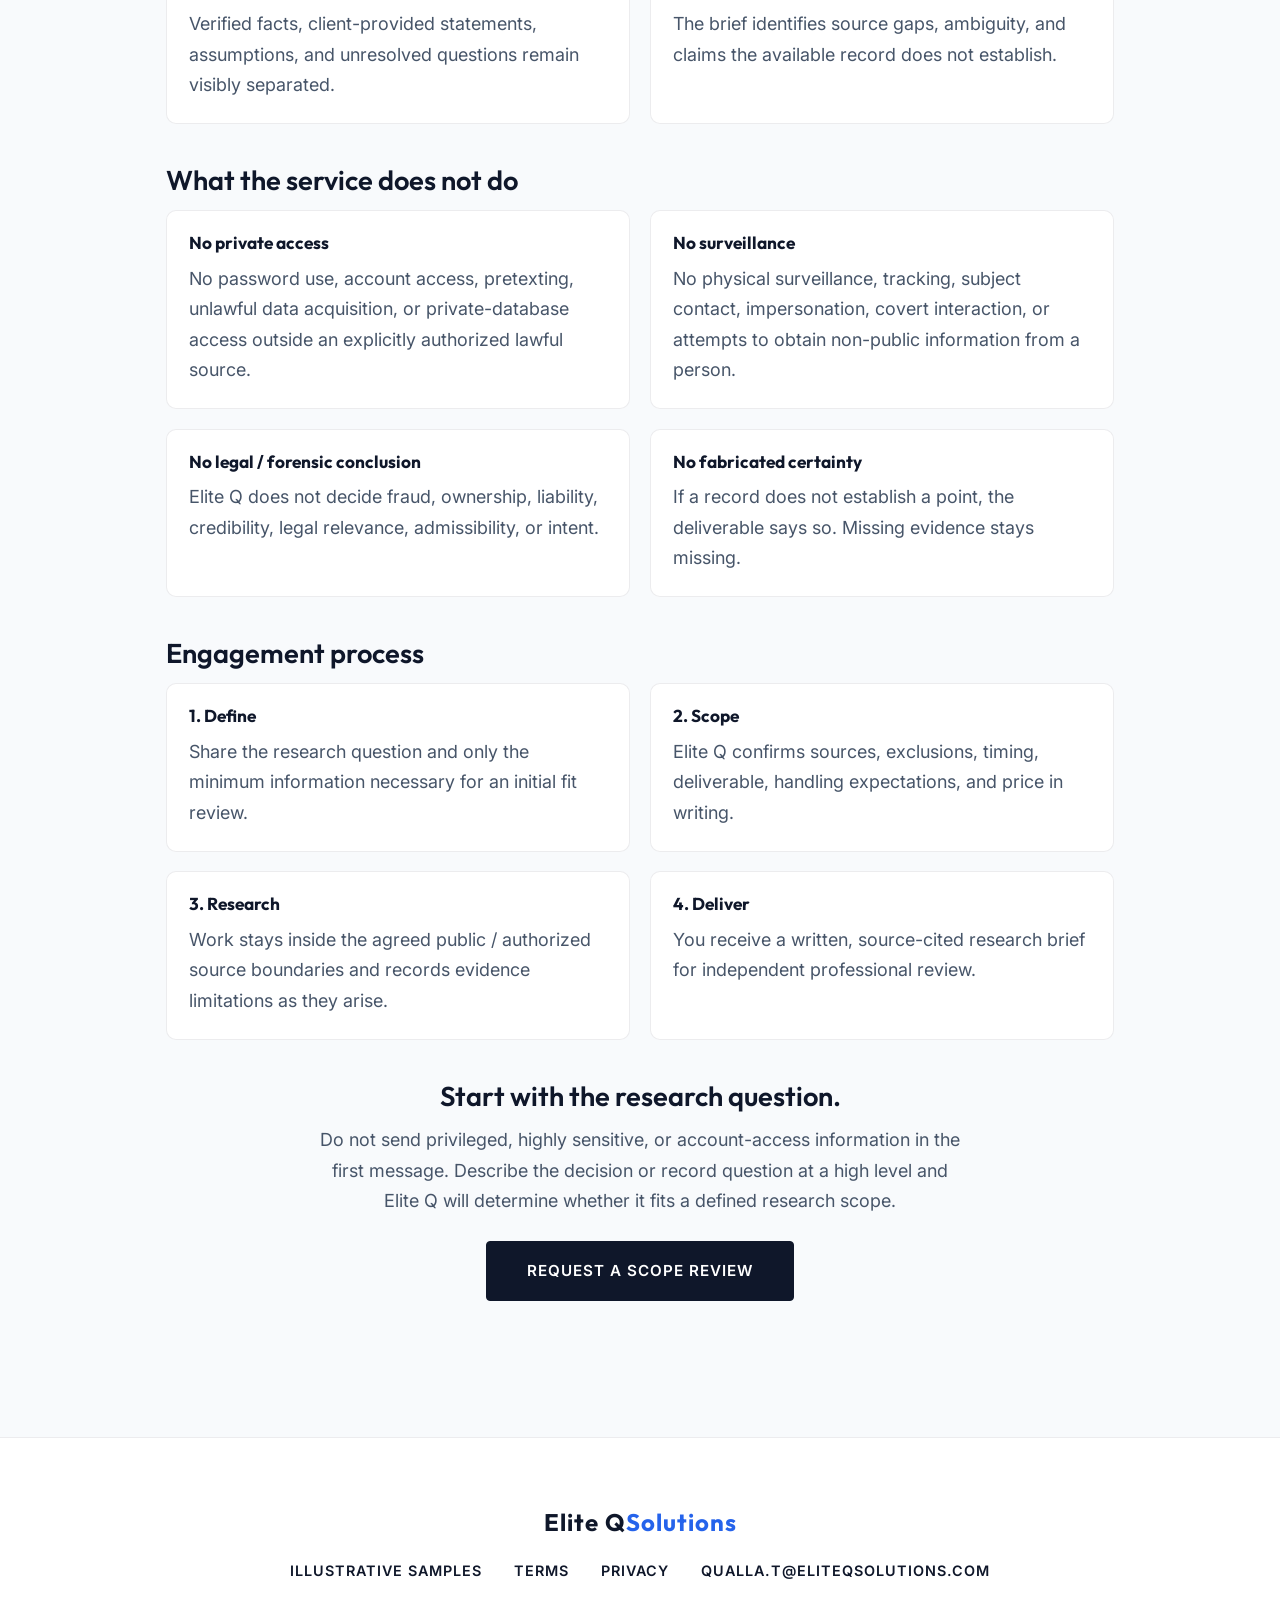
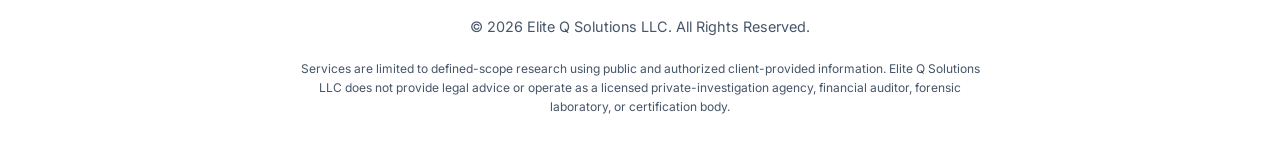
<file: attorneys.html>
<!DOCTYPE html>
<html lang="en">
<head>
<meta charset="UTF-8">
<meta name="viewport" content="width=device-width, initial-scale=1.0">
<title>Elite Q Solutions | Source-Cited Research for Attorneys</title>
<meta name="description" content="Defined-scope public-record research and evidence organization for attorneys and professional teams, with retrievable sources and clear limits.">
<meta name="robots" content="index, follow">
<link rel="canonical" href="https://eliteqsolutions.com/attorneys.html">
<meta property="og:type" content="website">
<meta property="og:url" content="https://eliteqsolutions.com/attorneys.html">
<meta property="og:title" content="Source-Cited Research for Attorneys | Elite Q Solutions">
<meta property="og:description" content="Public-record and authorized client-provided research organized into a source-cited written brief for independent professional review.">
<meta property="og:image" content="https://eliteqsolutions.com/images/EliteLogo.jpg">
<link rel="preconnect" href="https://fonts.googleapis.com">
<link href="https://fonts.googleapis.com/css2?family=Inter:wght@300;400;500;600;700&family=Outfit:wght@400;500;600;700;800&display=swap" rel="stylesheet">
<link rel="stylesheet" href="styles.css">
<style>
.hero{padding:140px 0 70px}.hero h1{font-size:clamp(2.4rem,5vw,3.6rem);line-height:1.1}.hero .sub{max-width:760px;color:var(--text-muted);font-size:1.08rem;line-height:1.75;margin:1.2rem 0 2rem}
.wrap{max-width:980px;margin:0 auto;padding:0 1rem 6rem}.grid{display:grid;grid-template-columns:repeat(2,1fr);gap:1.2rem}.card{background:var(--bg-surface);border:1px solid var(--glass-border);border-radius:10px;padding:1.4rem}
.card h3{margin:0 0 .6rem;font-size:1.08rem;color:var(--accent-secondary)}.card p,.card li,.section p{color:var(--text-muted);line-height:1.7}
.section{margin:2.5rem 0}.section h2{font-size:1.7rem;margin-bottom:.8rem}.notice{background:rgba(37,99,235,.08);border-left:3px solid var(--accent-primary);padding:1.2rem 1.3rem;border-radius:0 8px 8px 0;color:var(--text-muted);line-height:1.7}
@media(max-width:700px){.grid{grid-template-columns:1fr}}
</style>
</head><body>
<header class="glass-nav">
<div class="container nav-content">
<a href="/" class="logo">Elite Q <span>Solutions</span></a>
<nav>
<a href="/#business">Business Solutions</a>
<a href="/#services">Research Services</a>
<a href="case-studies.html">Examples</a>
<a href="attorneys.html" style="color:var(--accent-primary);font-weight:600;">For Attorneys</a>
<a href="/#contact" class="btn-primary" style="margin-left:2rem;">Contact</a>
</nav>
</div>
</header>
<main>
<section class="hero container">
<div style="font-size:.78rem;text-transform:uppercase;letter-spacing:.08em;color:var(--accent-primary);font-weight:700;">Defined-Scope Research</div>
<h1>Source-cited public-record research for professional review.</h1>
<p class="sub">Elite Q Solutions organizes retrievable public records and authorized client-provided materials into a structured written research brief. The service is designed to reduce research friction—not to replace legal judgment, licensed investigation, forensic accounting, or discovery.</p>
<div class="hero-actions">
<a href="/#contact" class="btn-primary">Request a Scope Review</a>
<a href="case-studies.html" class="btn-secondary" style="border:2px solid var(--accent-primary);color:var(--accent-primary);text-decoration:none;padding:1rem 2rem;border-radius:4px;font-weight:600;">View Illustrative Samples</a>
</div>
</section>
<section class="wrap">
<div class="notice"><strong>Boundary:</strong> Elite Q Solutions is not a law firm or licensed private-investigation agency. We do not provide legal advice, surveillance, private-database access, legal conclusions, regulated forensic opinions, or guaranteed litigation outcomes.</div>

<div class="section">
<h2>Strategic Financial Intelligence Review (SFIR)</h2>
<p>SFIR is a defined-scope source-cited research service. The exact research question, source boundaries, intended use, turnaround, deliverable, exclusions, and price are confirmed in writing before work begins.</p>
</div>

<div class="grid">
<div class="card"><h3>Source index</h3><p>A list of retrievable public sources and authorized client-provided materials used in the brief.</p></div>
<div class="card"><h3>Dated chronology</h3><p>A timeline of relevant filings, records, public statements, or events within the agreed research scope.</p></div>
<div class="card"><h3>Entity / reference map</h3><p>Names, entities, addresses, dates, and relationships are organized exactly as the source record supports.</p></div>
<div class="card"><h3>Contradictions & gaps</h3><p>Conflicting dates or statements are flagged as research issues, not converted into accusations or legal conclusions.</p></div>
<div class="card"><h3>Facts vs. unknowns</h3><p>Verified facts, client-provided statements, assumptions, and unresolved questions remain visibly separated.</p></div>
<div class="card"><h3>Limitations section</h3><p>The brief identifies source gaps, ambiguity, and claims the available record does not establish.</p></div>
</div><div class="section">
<h2>What the service does not do</h2>
<div class="grid">
<div class="card"><h3>No private access</h3><p>No password use, account access, pretexting, unlawful data acquisition, or private-database access outside an explicitly authorized lawful source.</p></div>
<div class="card"><h3>No surveillance</h3><p>No physical surveillance, tracking, subject contact, impersonation, covert interaction, or attempts to obtain non-public information from a person.</p></div>
<div class="card"><h3>No legal / forensic conclusion</h3><p>Elite Q does not decide fraud, ownership, liability, credibility, legal relevance, admissibility, or intent.</p></div>
<div class="card"><h3>No fabricated certainty</h3><p>If a record does not establish a point, the deliverable says so. Missing evidence stays missing.</p></div>
</div>
</div>

<div class="section">
<h2>Engagement process</h2>
<div class="grid">
<div class="card"><h3>1. Define</h3><p>Share the research question and only the minimum information necessary for an initial fit review.</p></div>
<div class="card"><h3>2. Scope</h3><p>Elite Q confirms sources, exclusions, timing, deliverable, handling expectations, and price in writing.</p></div>
<div class="card"><h3>3. Research</h3><p>Work stays inside the agreed public / authorized source boundaries and records evidence limitations as they arise.</p></div>
<div class="card"><h3>4. Deliver</h3><p>You receive a written, source-cited research brief for independent professional review.</p></div>
</div>
</div>

<div class="section" style="text-align:center;">
<h2>Start with the research question.</h2>
<p style="max-width:650px;margin:0 auto 1.5rem;">Do not send privileged, highly sensitive, or account-access information in the first message. Describe the decision or record question at a high level and Elite Q will determine whether it fits a defined research scope.</p>
<a href="/#contact" class="btn-primary">Request a Scope Review</a>
</div>
</section>
</main><footer>
<div class="container footer-content">
<div class="logo" style="justify-content:center;margin-bottom:1rem;">Elite Q <span>Solutions</span></div>
<div class="social-links">
<a href="case-studies.html">Illustrative Samples</a>
<a href="terms.html">Terms</a>
<a href="privacy.html">Privacy</a>
<a href="mailto:qualla.t@eliteqsolutions.com">qualla.t@eliteqsolutions.com</a>
</div>
<p>&copy; 2026 Elite Q Solutions LLC. All Rights Reserved.</p>
<p style="font-size:.75rem;color:var(--text-muted);margin-top:1.2rem;max-width:680px;margin-left:auto;margin-right:auto;line-height:1.6;">Services are limited to defined-scope research using public and authorized client-provided information. Elite Q Solutions LLC does not provide legal advice or operate as a licensed private-investigation agency, financial auditor, forensic laboratory, or certification body.</p>
</div>
</footer>
</body>
</html>
</file>
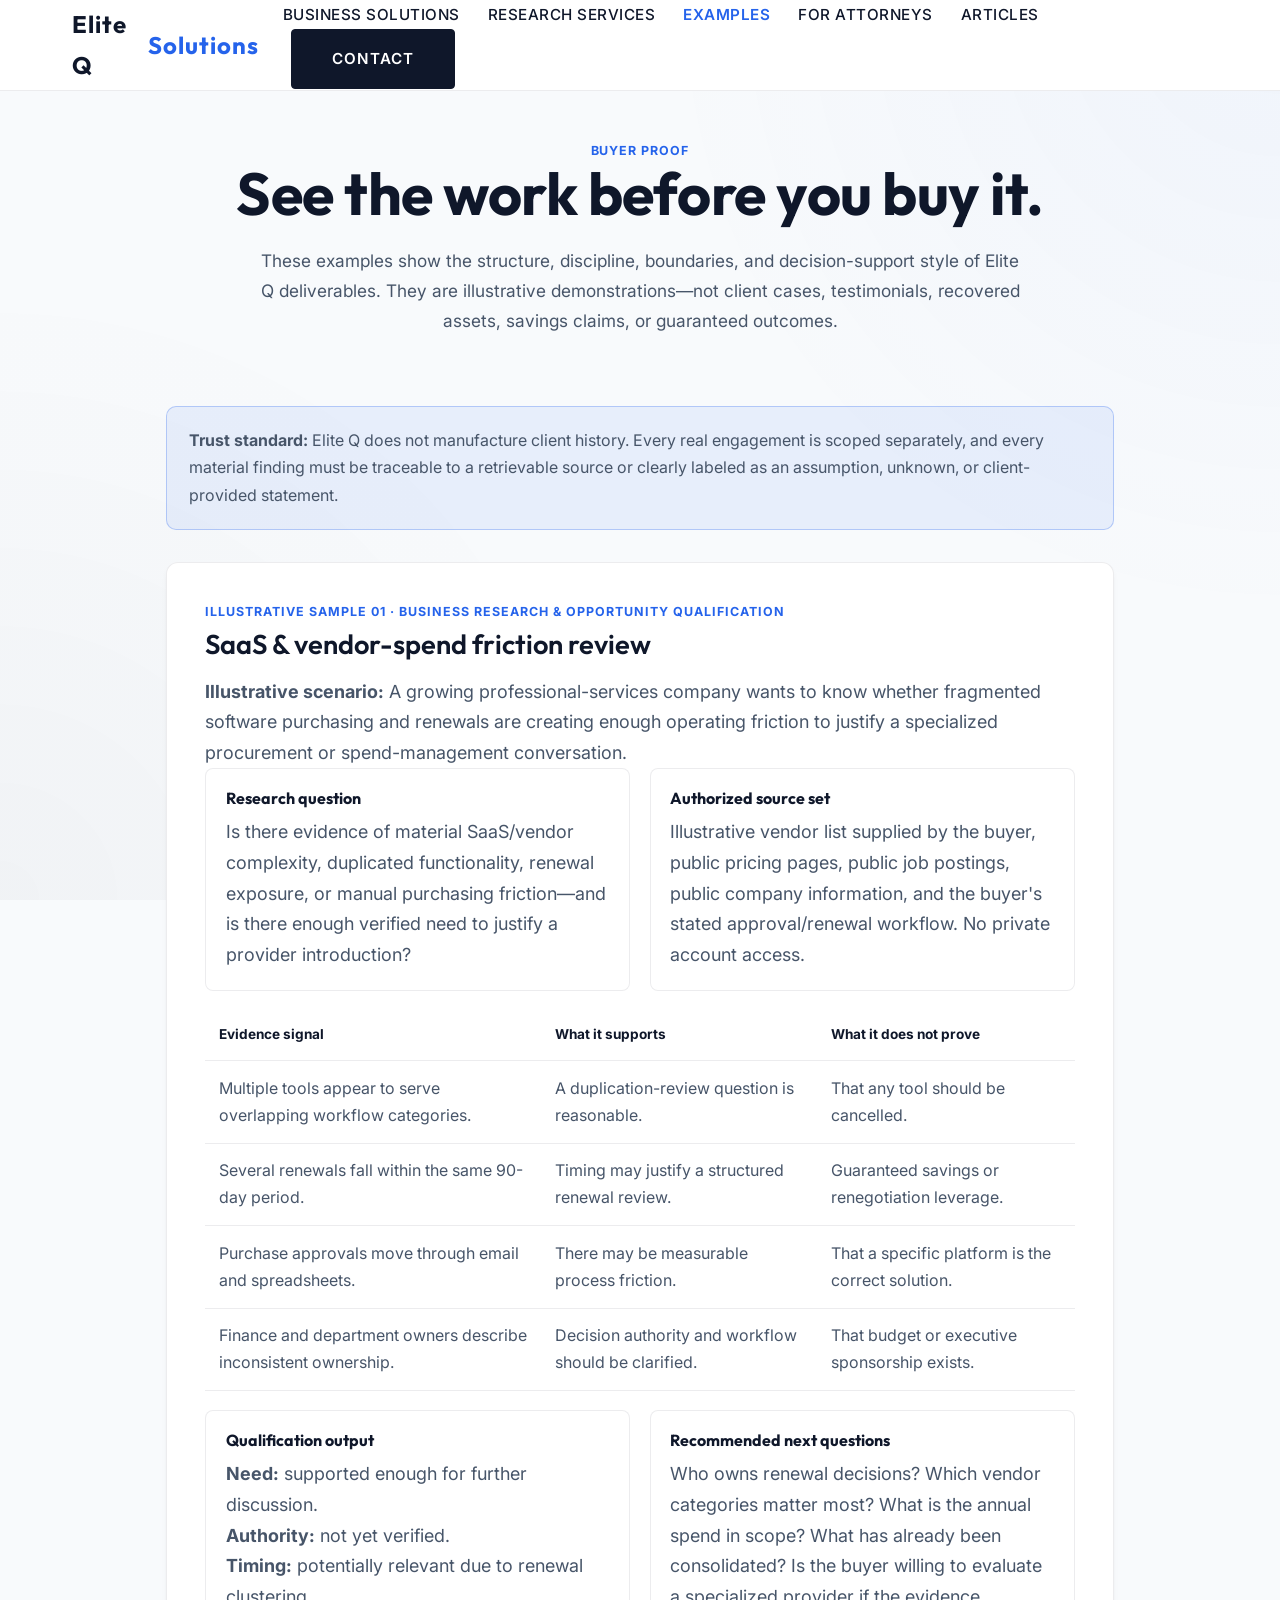
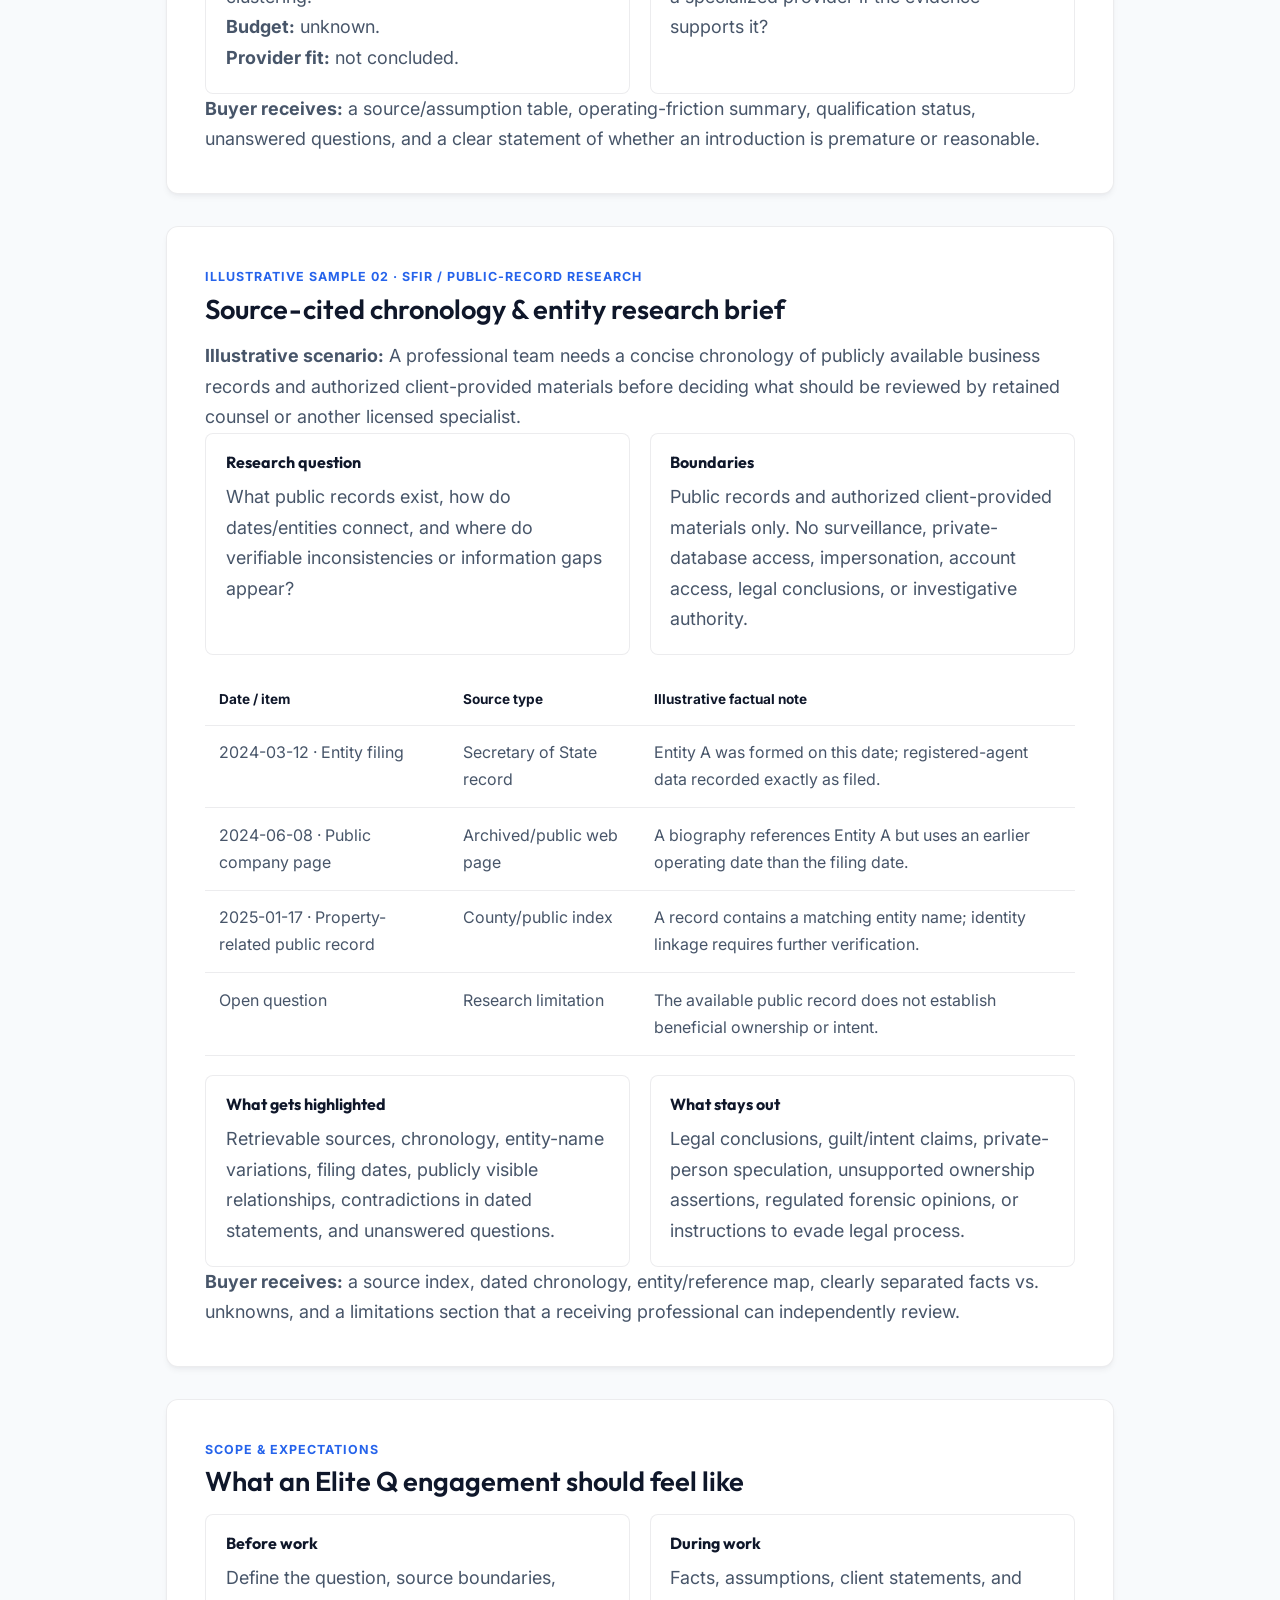
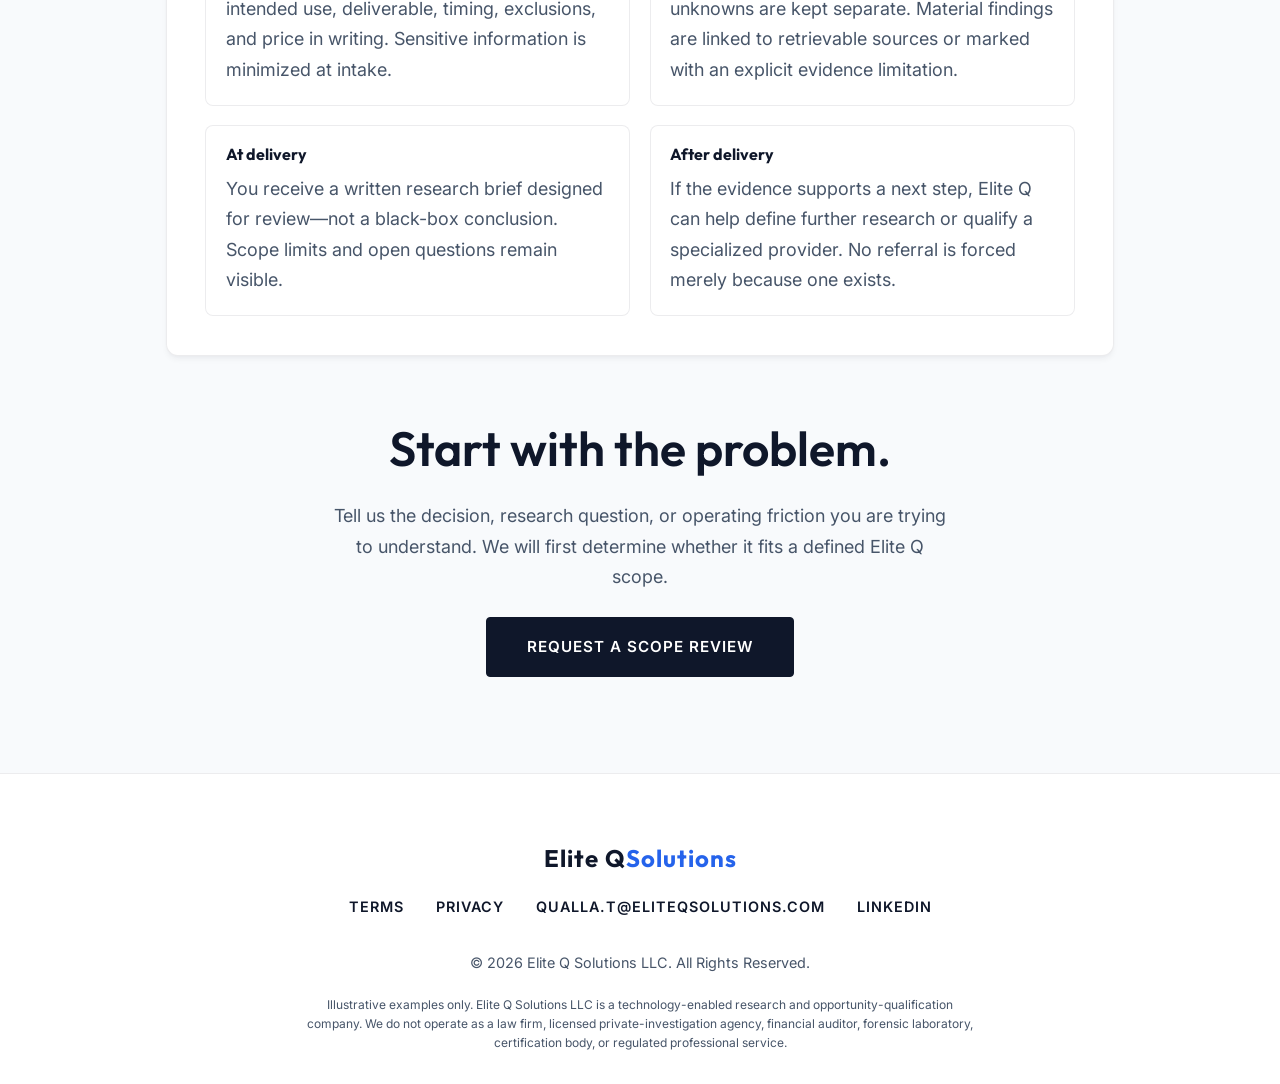
<file: case-studies.html>
<!DOCTYPE html>
<html lang="en">
<head>
<meta charset="UTF-8">
<meta name="viewport" content="width=device-width, initial-scale=1.0">
<title>Elite Q Solutions | Illustrative Research Samples</title>
<meta name="description" content="Illustrative Elite Q Solutions research samples showing source-cited business research, opportunity qualification, and defined-scope public-record research.">
<link rel="canonical" href="https://eliteqsolutions.com/case-studies.html">
<meta property="og:type" content="website">
<meta property="og:url" content="https://eliteqsolutions.com/case-studies.html">
<meta property="og:title" content="Elite Q Solutions | Illustrative Research Samples">
<meta property="og:description" content="See what an Elite Q research deliverable can look like before you engage us. Illustrative examples only—no fabricated client results.">
<meta property="og:image" content="https://eliteqsolutions.com/images/EliteLogo.jpg">
<link rel="preconnect" href="https://fonts.googleapis.com">
<link href="https://fonts.googleapis.com/css2?family=Inter:wght@300;400;500;600;700&family=Outfit:wght@400;500;600;700;800&display=swap" rel="stylesheet">
<link rel="stylesheet" href="styles.css">
<style>
.page-hero{padding:140px 0 70px;text-align:center}.page-hero h1{font-size:clamp(2.4rem,5vw,3.7rem);line-height:1.1;margin-bottom:1.2rem}
.page-hero .sub{max-width:760px;margin:0 auto;color:var(--text-muted);font-size:1.08rem;line-height:1.75}
.proof-wrap{max-width:980px;margin:0 auto;padding:0 1rem 6rem}.notice{background:rgba(37,99,235,.08);border:1px solid rgba(37,99,235,.28);padding:1.25rem 1.4rem;border-radius:10px;margin-bottom:2rem;color:var(--text-muted);line-height:1.7}
.sample{background:var(--bg-surface);border:1px solid var(--glass-border);border-radius:12px;padding:2.4rem;margin-bottom:2rem;box-shadow:var(--card-shadow)}
.sample h2{font-size:1.7rem;margin:.35rem 0 1rem}.eyebrow{font-size:.78rem;text-transform:uppercase;letter-spacing:.08em;color:var(--accent-primary);font-weight:700}
.grid2{display:grid;grid-template-columns:1fr 1fr;gap:1.2rem}.box{background:rgba(255,255,255,.025);border:1px solid var(--glass-border);border-radius:8px;padding:1.2rem}
.box h3{font-size:1rem;margin:0 0 .6rem;color:var(--accent-secondary)}.box p,.sample p,.sample li{color:var(--text-muted);line-height:1.7}
.table{width:100%;border-collapse:collapse;margin:1.2rem 0}.table th,.table td{border-bottom:1px solid var(--glass-border);padding:.85rem;text-align:left;vertical-align:top}.table th{color:var(--accent-secondary);font-size:.85rem}.table td{color:var(--text-muted)}
@media(max-width:700px){.grid2{grid-template-columns:1fr}.sample{padding:1.4rem}}
</style>
</head><body>
<header class="glass-nav">
<div class="container nav-content">
<a href="/" class="logo">Elite Q <span>Solutions</span></a>
<nav>
<a href="/#business">Business Solutions</a>
<a href="/#services">Research Services</a>
<a href="case-studies.html" style="color:var(--accent-primary);font-weight:600;">Examples</a>
<a href="attorneys.html">For Attorneys</a>
<a href="articles.html">Articles</a>
<a href="/#contact" class="btn-primary" style="margin-left:2rem;">Contact</a>
</nav>
</div>
</header>
<main>
<section class="page-hero container">
<div class="eyebrow">Buyer Proof</div>
<h1>See the work before you buy it.</h1>
<p class="sub">These examples show the structure, discipline, boundaries, and decision-support style of Elite Q deliverables. They are illustrative demonstrations—not client cases, testimonials, recovered assets, savings claims, or guaranteed outcomes.</p>
</section>
<section class="proof-wrap">
<div class="notice"><strong>Trust standard:</strong> Elite Q does not manufacture client history. Every real engagement is scoped separately, and every material finding must be traceable to a retrievable source or clearly labeled as an assumption, unknown, or client-provided statement.</div>

<article class="sample">
<div class="eyebrow">Illustrative Sample 01 · Business Research & Opportunity Qualification</div>
<h2>SaaS & vendor-spend friction review</h2>
<p><strong>Illustrative scenario:</strong> A growing professional-services company wants to know whether fragmented software purchasing and renewals are creating enough operating friction to justify a specialized procurement or spend-management conversation.</p>
<div class="grid2">
<div class="box"><h3>Research question</h3><p>Is there evidence of material SaaS/vendor complexity, duplicated functionality, renewal exposure, or manual purchasing friction—and is there enough verified need to justify a provider introduction?</p></div>
<div class="box"><h3>Authorized source set</h3><p>Illustrative vendor list supplied by the buyer, public pricing pages, public job postings, public company information, and the buyer's stated approval/renewal workflow. No private account access.</p></div>
</div><table class="table">
<thead><tr><th>Evidence signal</th><th>What it supports</th><th>What it does not prove</th></tr></thead>
<tbody>
<tr><td>Multiple tools appear to serve overlapping workflow categories.</td><td>A duplication-review question is reasonable.</td><td>That any tool should be cancelled.</td></tr>
<tr><td>Several renewals fall within the same 90-day period.</td><td>Timing may justify a structured renewal review.</td><td>Guaranteed savings or renegotiation leverage.</td></tr>
<tr><td>Purchase approvals move through email and spreadsheets.</td><td>There may be measurable process friction.</td><td>That a specific platform is the correct solution.</td></tr>
<tr><td>Finance and department owners describe inconsistent ownership.</td><td>Decision authority and workflow should be clarified.</td><td>That budget or executive sponsorship exists.</td></tr>
</tbody>
</table>
<div class="grid2">
<div class="box"><h3>Qualification output</h3><p><strong>Need:</strong> supported enough for further discussion.<br><strong>Authority:</strong> not yet verified.<br><strong>Timing:</strong> potentially relevant due to renewal clustering.<br><strong>Budget:</strong> unknown.<br><strong>Provider fit:</strong> not concluded.</p></div>
<div class="box"><h3>Recommended next questions</h3><p>Who owns renewal decisions? Which vendor categories matter most? What is the annual spend in scope? What has already been consolidated? Is the buyer willing to evaluate a specialized provider if the evidence supports it?</p></div>
</div>
<p><strong>Buyer receives:</strong> a source/assumption table, operating-friction summary, qualification status, unanswered questions, and a clear statement of whether an introduction is premature or reasonable.</p>
</article>

<article class="sample">
<div class="eyebrow">Illustrative Sample 02 · SFIR / Public-Record Research</div>
<h2>Source-cited chronology & entity research brief</h2>
<p><strong>Illustrative scenario:</strong> A professional team needs a concise chronology of publicly available business records and authorized client-provided materials before deciding what should be reviewed by retained counsel or another licensed specialist.</p>
<div class="grid2">
<div class="box"><h3>Research question</h3><p>What public records exist, how do dates/entities connect, and where do verifiable inconsistencies or information gaps appear?</p></div>
<div class="box"><h3>Boundaries</h3><p>Public records and authorized client-provided materials only. No surveillance, private-database access, impersonation, account access, legal conclusions, or investigative authority.</p></div>
</div><table class="table">
<thead><tr><th>Date / item</th><th>Source type</th><th>Illustrative factual note</th></tr></thead>
<tbody>
<tr><td>2024-03-12 · Entity filing</td><td>Secretary of State record</td><td>Entity A was formed on this date; registered-agent data recorded exactly as filed.</td></tr>
<tr><td>2024-06-08 · Public company page</td><td>Archived/public web page</td><td>A biography references Entity A but uses an earlier operating date than the filing date.</td></tr>
<tr><td>2025-01-17 · Property-related public record</td><td>County/public index</td><td>A record contains a matching entity name; identity linkage requires further verification.</td></tr>
<tr><td>Open question</td><td>Research limitation</td><td>The available public record does not establish beneficial ownership or intent.</td></tr>
</tbody>
</table>
<div class="grid2">
<div class="box"><h3>What gets highlighted</h3><p>Retrievable sources, chronology, entity-name variations, filing dates, publicly visible relationships, contradictions in dated statements, and unanswered questions.</p></div>
<div class="box"><h3>What stays out</h3><p>Legal conclusions, guilt/intent claims, private-person speculation, unsupported ownership assertions, regulated forensic opinions, or instructions to evade legal process.</p></div>
</div>
<p><strong>Buyer receives:</strong> a source index, dated chronology, entity/reference map, clearly separated facts vs. unknowns, and a limitations section that a receiving professional can independently review.</p>
</article>

<article class="sample">
<div class="eyebrow">Scope & Expectations</div>
<h2>What an Elite Q engagement should feel like</h2>
<div class="grid2">
<div class="box"><h3>Before work</h3><p>Define the question, source boundaries, intended use, deliverable, timing, exclusions, and price in writing. Sensitive information is minimized at intake.</p></div>
<div class="box"><h3>During work</h3><p>Facts, assumptions, client statements, and unknowns are kept separate. Material findings are linked to retrievable sources or marked with an explicit evidence limitation.</p></div>
<div class="box"><h3>At delivery</h3><p>You receive a written research brief designed for review—not a black-box conclusion. Scope limits and open questions remain visible.</p></div>
<div class="box"><h3>After delivery</h3><p>If the evidence supports a next step, Elite Q can help define further research or qualify a specialized provider. No referral is forced merely because one exists.</p></div>
</div>
</article>

<div style="text-align:center;padding:2rem 0 0;">
<h2>Start with the problem.</h2>
<p style="color:var(--text-muted);max-width:620px;margin:0 auto 1.5rem;">Tell us the decision, research question, or operating friction you are trying to understand. We will first determine whether it fits a defined Elite Q scope.</p>
<a href="/#contact" class="btn-primary">Request a Scope Review</a>
</div>
</section>
</main><footer>
<div class="container footer-content">
<div class="logo" style="justify-content:center;margin-bottom:1rem;">Elite Q <span>Solutions</span></div>
<div class="social-links">
<a href="terms.html">Terms</a>
<a href="privacy.html">Privacy</a>
<a href="mailto:qualla.t@eliteqsolutions.com">qualla.t@eliteqsolutions.com</a>
<a href="https://linkedin.com/in/qualla-t" target="_blank" rel="noopener">LinkedIn</a>
</div>
<p>&copy; 2026 Elite Q Solutions LLC. All Rights Reserved.</p>
<p style="font-size:.75rem;color:var(--text-muted);margin-top:1.2rem;max-width:680px;margin-left:auto;margin-right:auto;line-height:1.6;">Illustrative examples only. Elite Q Solutions LLC is a technology-enabled research and opportunity-qualification company. We do not operate as a law firm, licensed private-investigation agency, financial auditor, forensic laboratory, certification body, or regulated professional service.</p>
</div>
</footer>
</body>
</html>
</file>
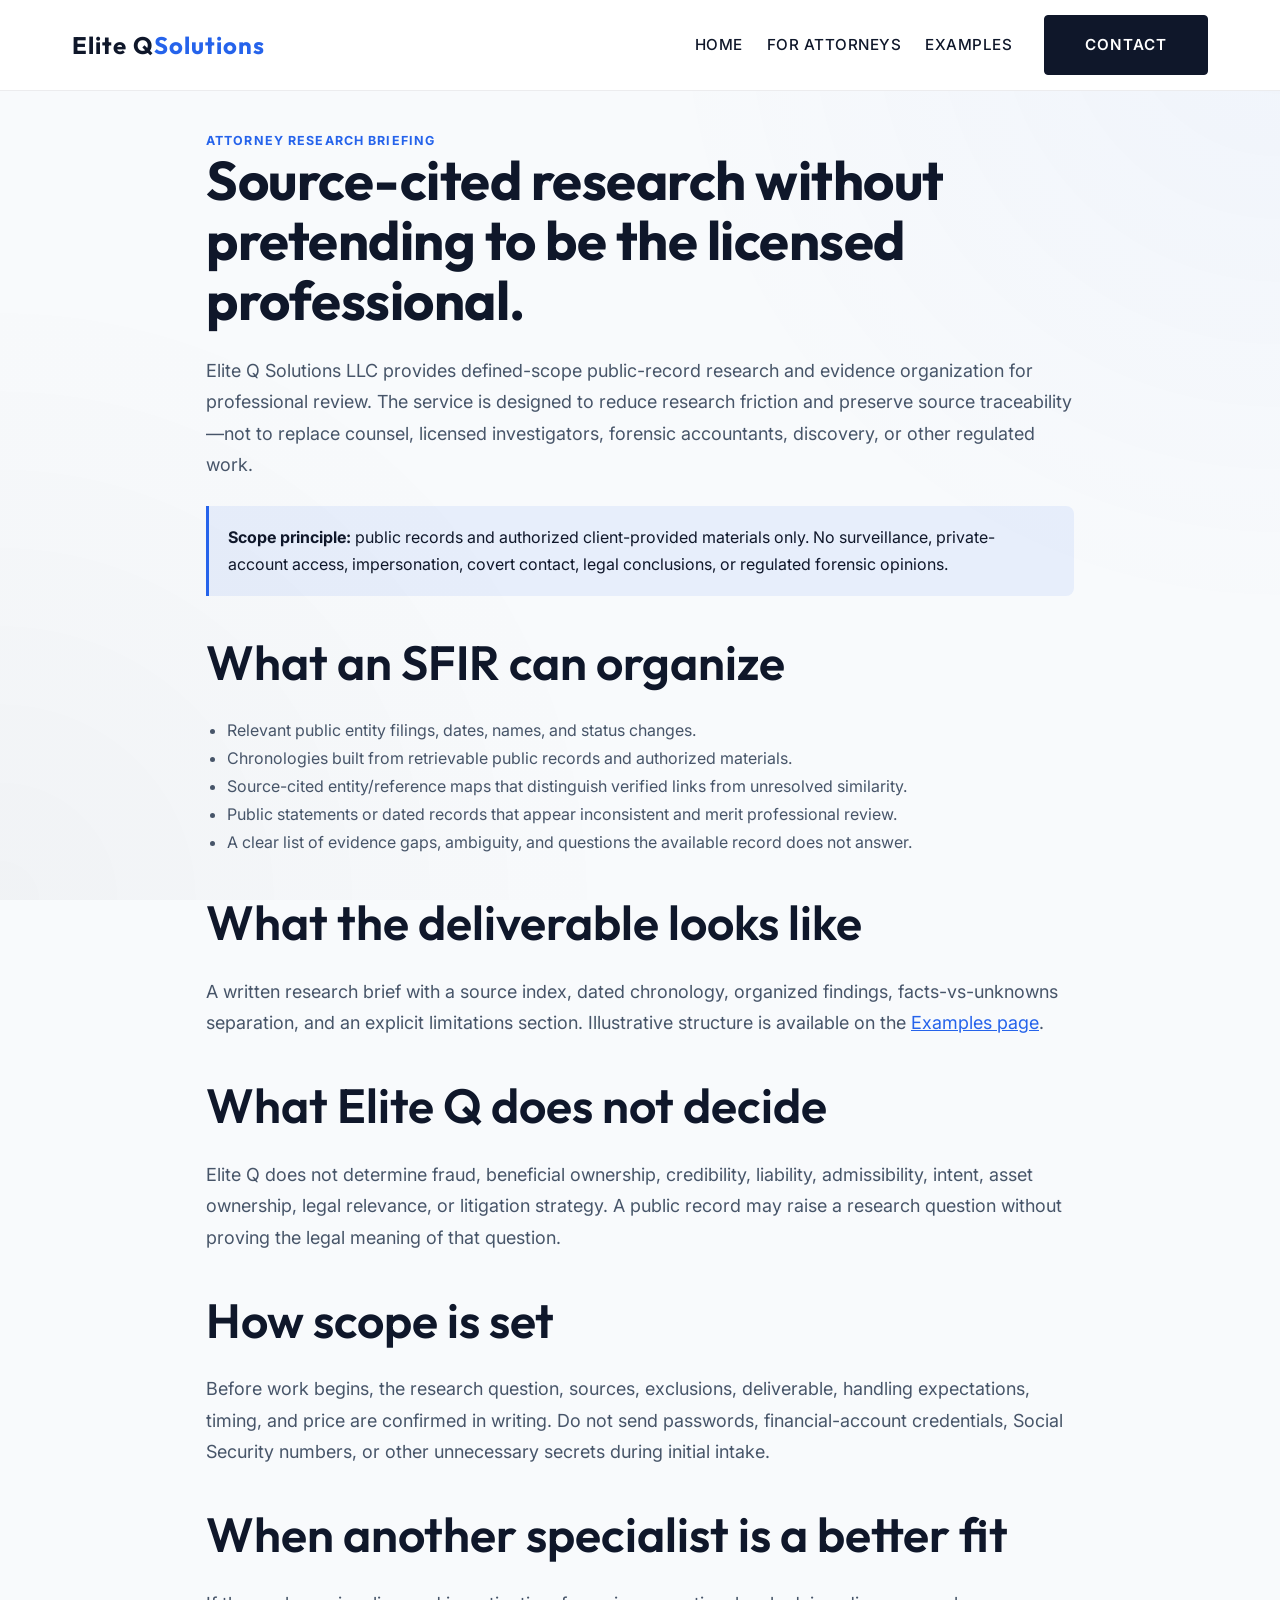
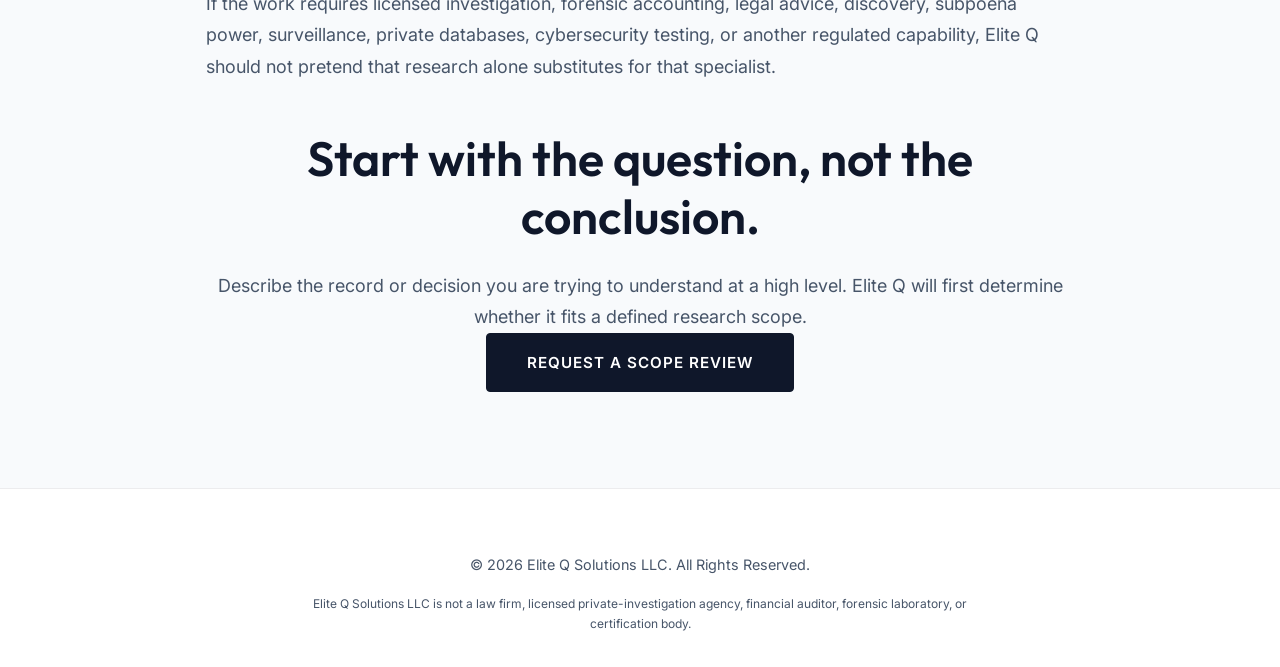
<file: Family_Law_OSINT_Briefing.html>
<!DOCTYPE html>
<html lang="en">
<head>
<meta charset="UTF-8">
<meta name="viewport" content="width=device-width, initial-scale=1.0">
<title>Elite Q Solutions | Attorney Research Briefing</title>
<meta name="description" content="A concise briefing on Elite Q Solutions' defined-scope, source-cited public-record research service for attorneys and professional teams.">
<meta name="robots" content="index, follow">
<link rel="canonical" href="https://eliteqsolutions.com/Family_Law_OSINT_Briefing.html">
<link rel="preconnect" href="https://fonts.googleapis.com">
<link href="https://fonts.googleapis.com/css2?family=Inter:wght@300;400;500;600;700&family=Outfit:wght@400;500;600;700;800&display=swap" rel="stylesheet">
<link rel="stylesheet" href="styles.css">
<style>
.brief{max-width:900px;margin:0 auto;padding:130px 1rem 6rem}.brief h1{font-size:clamp(2.2rem,5vw,3.4rem);line-height:1.1}.brief h2{margin-top:2.4rem;color:var(--accent-secondary)}
.brief p,.brief li{color:var(--text-muted);line-height:1.75}.brief ul{padding-left:1.3rem}.banner{background:rgba(37,99,235,.08);border-left:3px solid var(--accent-primary);padding:1.1rem 1.2rem;border-radius:0 8px 8px 0;margin:1.6rem 0}
.kicker{font-size:.78rem;text-transform:uppercase;letter-spacing:.09em;color:var(--accent-primary);font-weight:700}
</style>
</head>
<body>
<header class="glass-nav">
<div class="container nav-content">
<a href="/" class="logo">Elite Q <span>Solutions</span></a>
<nav>
<a href="/">Home</a><a href="attorneys.html">For Attorneys</a><a href="case-studies.html">Examples</a><a href="/#contact" class="btn-primary" style="margin-left:2rem;">Contact</a>
</nav>
</div>
</header>
<main class="brief">
<div class="kicker">Attorney Research Briefing</div>
<h1>Source-cited research without pretending to be the licensed professional.</h1>
<p>Elite Q Solutions LLC provides defined-scope public-record research and evidence organization for professional review. The service is designed to reduce research friction and preserve source traceability—not to replace counsel, licensed investigators, forensic accountants, discovery, or other regulated work.</p>
<div class="banner"><strong>Scope principle:</strong> public records and authorized client-provided materials only. No surveillance, private-account access, impersonation, covert contact, legal conclusions, or regulated forensic opinions.</div><h2>What an SFIR can organize</h2>
<ul>
<li>Relevant public entity filings, dates, names, and status changes.</li>
<li>Chronologies built from retrievable public records and authorized materials.</li>
<li>Source-cited entity/reference maps that distinguish verified links from unresolved similarity.</li>
<li>Public statements or dated records that appear inconsistent and merit professional review.</li>
<li>A clear list of evidence gaps, ambiguity, and questions the available record does not answer.</li>
</ul>

<h2>What the deliverable looks like</h2>
<p>A written research brief with a source index, dated chronology, organized findings, facts-vs-unknowns separation, and an explicit limitations section. Illustrative structure is available on the <a href="case-studies.html" style="color:var(--accent-primary);">Examples page</a>.</p>

<h2>What Elite Q does not decide</h2>
<p>Elite Q does not determine fraud, beneficial ownership, credibility, liability, admissibility, intent, asset ownership, legal relevance, or litigation strategy. A public record may raise a research question without proving the legal meaning of that question.</p>

<h2>How scope is set</h2>
<p>Before work begins, the research question, sources, exclusions, deliverable, handling expectations, timing, and price are confirmed in writing. Do not send passwords, financial-account credentials, Social Security numbers, or other unnecessary secrets during initial intake.</p>

<h2>When another specialist is a better fit</h2>
<p>If the work requires licensed investigation, forensic accounting, legal advice, discovery, subpoena power, surveillance, private databases, cybersecurity testing, or another regulated capability, Elite Q should not pretend that research alone substitutes for that specialist.</p>

<div style="margin-top:3rem;text-align:center;">
<h2>Start with the question, not the conclusion.</h2>
<p>Describe the record or decision you are trying to understand at a high level. Elite Q will first determine whether it fits a defined research scope.</p>
<a href="/#contact" class="btn-primary">Request a Scope Review</a>
</div>
</main>
<footer>
<div class="container footer-content">
<p>&copy; 2026 Elite Q Solutions LLC. All Rights Reserved.</p>
<p style="font-size:.75rem;color:var(--text-muted);max-width:700px;margin:1rem auto 0;">Elite Q Solutions LLC is not a law firm, licensed private-investigation agency, financial auditor, forensic laboratory, or certification body.</p>
</div>
</footer>
</body>
</html>
</file>
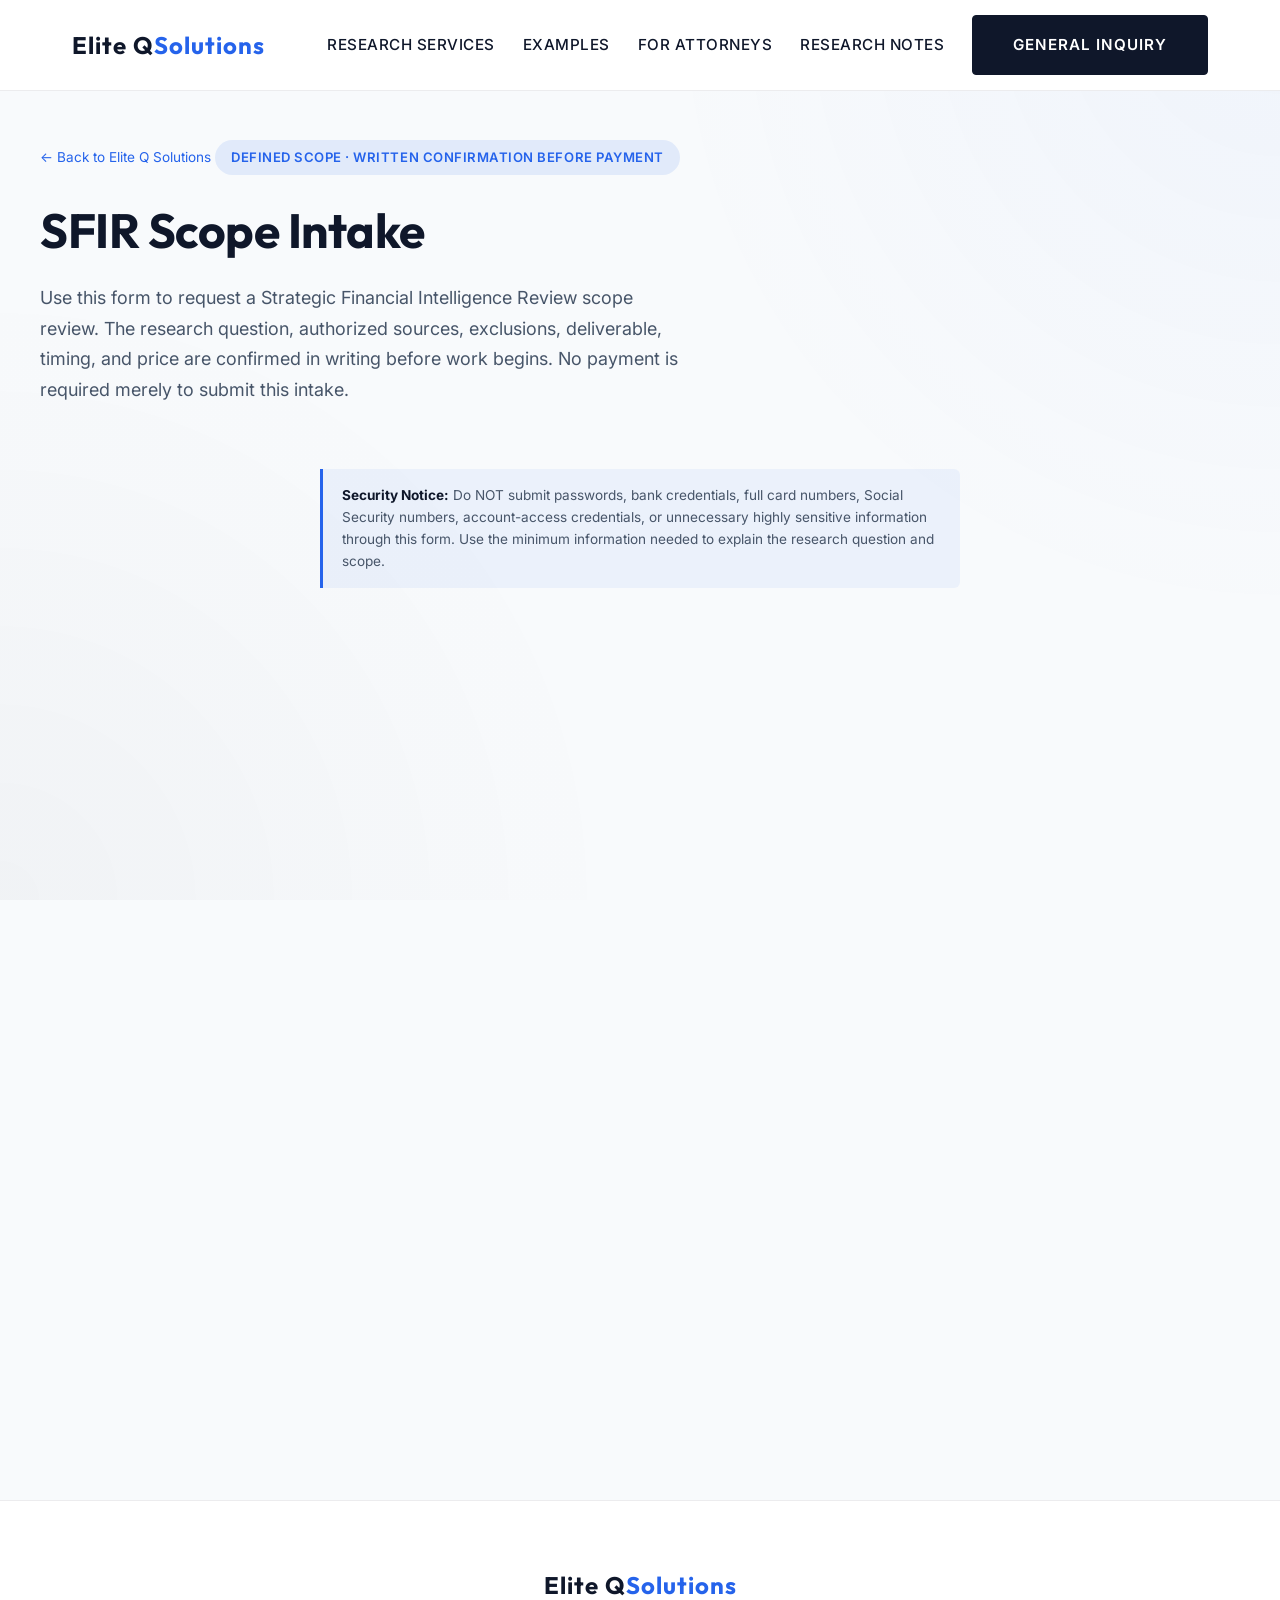
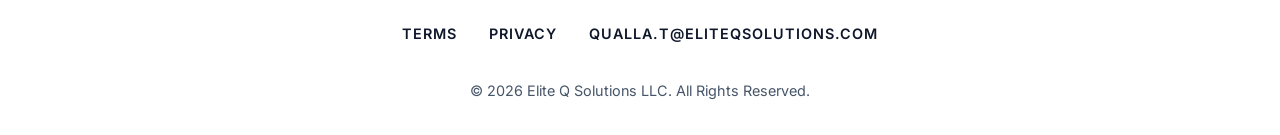
<file: intake.html>
<!DOCTYPE html>
<html lang="en">
<head>
    <meta charset="UTF-8">
    <meta name="viewport" content="width=device-width, initial-scale=1.0">
    <title>SFIR Intake | Elite Q Solutions</title>
    <meta name="description" content="Request a defined-scope Strategic Financial Intelligence Review from Elite Q Solutions. Scope, timing, exclusions, and price are confirmed in writing before work begins.">
    <link rel="canonical" href="https://eliteqsolutions.com/intake">
    <link rel="preconnect" href="https://fonts.googleapis.com">
    <link href="https://fonts.googleapis.com/css2?family=Inter:wght@300;400;500;600;700&family=Outfit:wght@400;500;600;700;800&display=swap" rel="stylesheet">
    <link rel="stylesheet" href="styles.css">
    <style>
        .intake-form { max-width: 640px; margin: 0 auto; }
        .form-group { margin-bottom: 1.5rem; }
        .form-group label { display: block; font-size: 0.88rem; font-weight: 600; color: var(--accent-secondary); margin-bottom: 0.5rem; }
        .form-group .required { color: var(--alert-red); }
        .form-group input, .form-group select, .form-group textarea {
            width: 100%; padding: 1rem; background: var(--bg-alt); border: 1px solid var(--glass-border);
            border-radius: 6px; color: var(--text-main); font-family: var(--font-body); font-size: 0.95rem;
            transition: border-color 0.2s; box-sizing: border-box;
        }
        .form-group input:focus, .form-group select:focus, .form-group textarea:focus {
            outline: none; border-color: var(--accent-primary); box-shadow: 0 0 0 3px rgba(37,99,235,0.1);
        }
        .form-group textarea { resize: vertical; min-height: 120px; }
        .form-row { display: grid; grid-template-columns: 1fr 1fr; gap: 1.5rem; }
        @media(max-width:560px) { .form-row { grid-template-columns: 1fr; } }
        .checkbox-group { display: flex; gap: 0.8rem; align-items: flex-start; margin-bottom: 1rem; }
        .checkbox-group input[type="checkbox"] { width: auto; margin-top: 4px; flex-shrink: 0; }
        .checkbox-group span { font-size: 0.85rem; color: var(--text-muted); line-height: 1.6; }
        .security-notice { background: rgba(37,99,235,0.06); border-left: 3px solid var(--accent-primary);
            padding: 1rem 1.2rem; border-radius: 0 6px 6px 0; margin-bottom: 2rem; }
        .security-notice p { font-size: 0.85rem; color: var(--text-muted); line-height: 1.6; margin: 0; }
        .security-notice strong { color: var(--accent-secondary); }
        .intake-header { padding: 140px 0 3rem; }
        .price-badge { display: inline-block; background: rgba(37,99,235,0.1); color: var(--accent-primary);
            padding: 0.4rem 1rem; border-radius: 999px; font-size: 0.82rem; font-weight: 600;
            letter-spacing: 0.04em; text-transform: uppercase; margin-bottom: 1.5rem; }
    </style>
</head>
<body>
    <header class="glass-nav">
        <div class="container nav-content">
            <a href="/" class="logo">
                Elite Q <span>Solutions</span>
            </a>
            <nav>
                <a href="/#services">Research Services</a>
                <a href="case-studies.html">Examples</a>
                <a href="attorneys.html">For Attorneys</a>
                <a href="articles.html">Research Notes</a>
                <a href="/#contact" class="btn-primary">General Inquiry</a>
            </nav>
        </div>
    </header>

    <main>
        <section class="container intake-header">
            <a href="/" style="font-size:0.85rem;color:var(--accent-primary);text-decoration:none;display:inline-flex;align-items:center;gap:0.4rem;margin-bottom:2rem;">← Back to Elite Q Solutions</a>
            <span class="price-badge">Defined Scope · Written Confirmation Before Payment</span>
            <h1 style="font-size:clamp(2rem,4vw,3rem);">SFIR Scope Intake</h1>
            <p style="max-width:650px;margin-bottom:1rem;">Use this form to request a Strategic Financial Intelligence Review scope review. The research question, authorized sources, exclusions, deliverable, timing, and price are confirmed in writing before work begins. No payment is required merely to submit this intake.</p>
        </section>

        <section class="container" style="padding-bottom:5rem;">
            <div class="intake-form">
                <div class="security-notice">
                    <p><strong>Security Notice:</strong> Do NOT submit passwords, bank credentials, full card numbers, Social Security numbers, account-access credentials, or unnecessary highly sensitive information through this form. Use the minimum information needed to explain the research question and scope.</p>
                </div>

                <div id="jotform-embed-container" style="width: 100%; min-height: 800px;">
                    <script type="text/javascript" src="https://pci.jotform.com/jsform/262015029531043"></script>
                </div>
            </div>
        </section>
    </main>

    <footer>
        <div class="container footer-content">
            <div class="logo" style="justify-content: center; margin-bottom: 1rem;">
                Elite Q <span>Solutions</span>
            </div>
            <div class="social-links">
                <a href="terms.html">Terms</a>
                <a href="privacy.html">Privacy</a>
                <a href="mailto:qualla.t@eliteqsolutions.com">qualla.t@eliteqsolutions.com</a>
            </div>
            <p>&copy; 2026 Elite Q Solutions LLC. All Rights Reserved.</p>
        </div>
    </footer>

    <script>
        // Form submission is handled via Jotform iframe embed.
    </script>
</body>
</html>
</file>
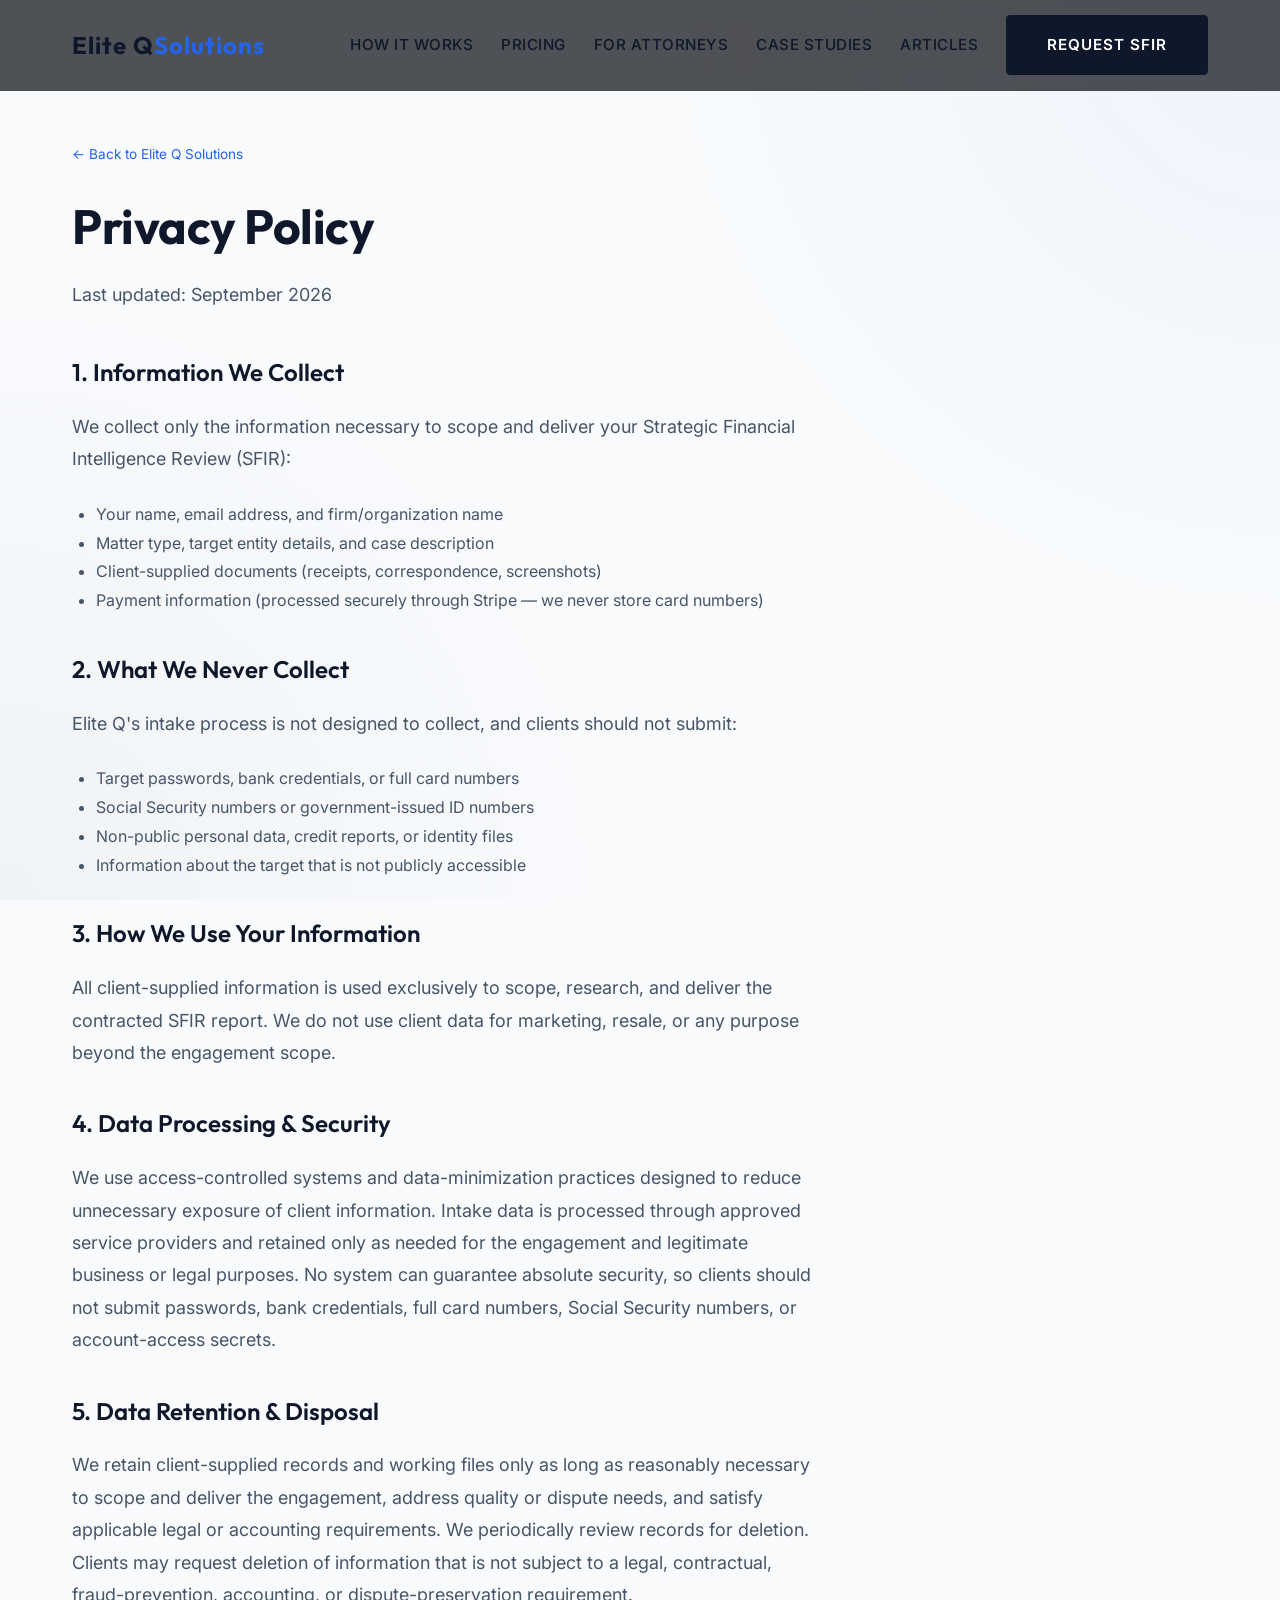
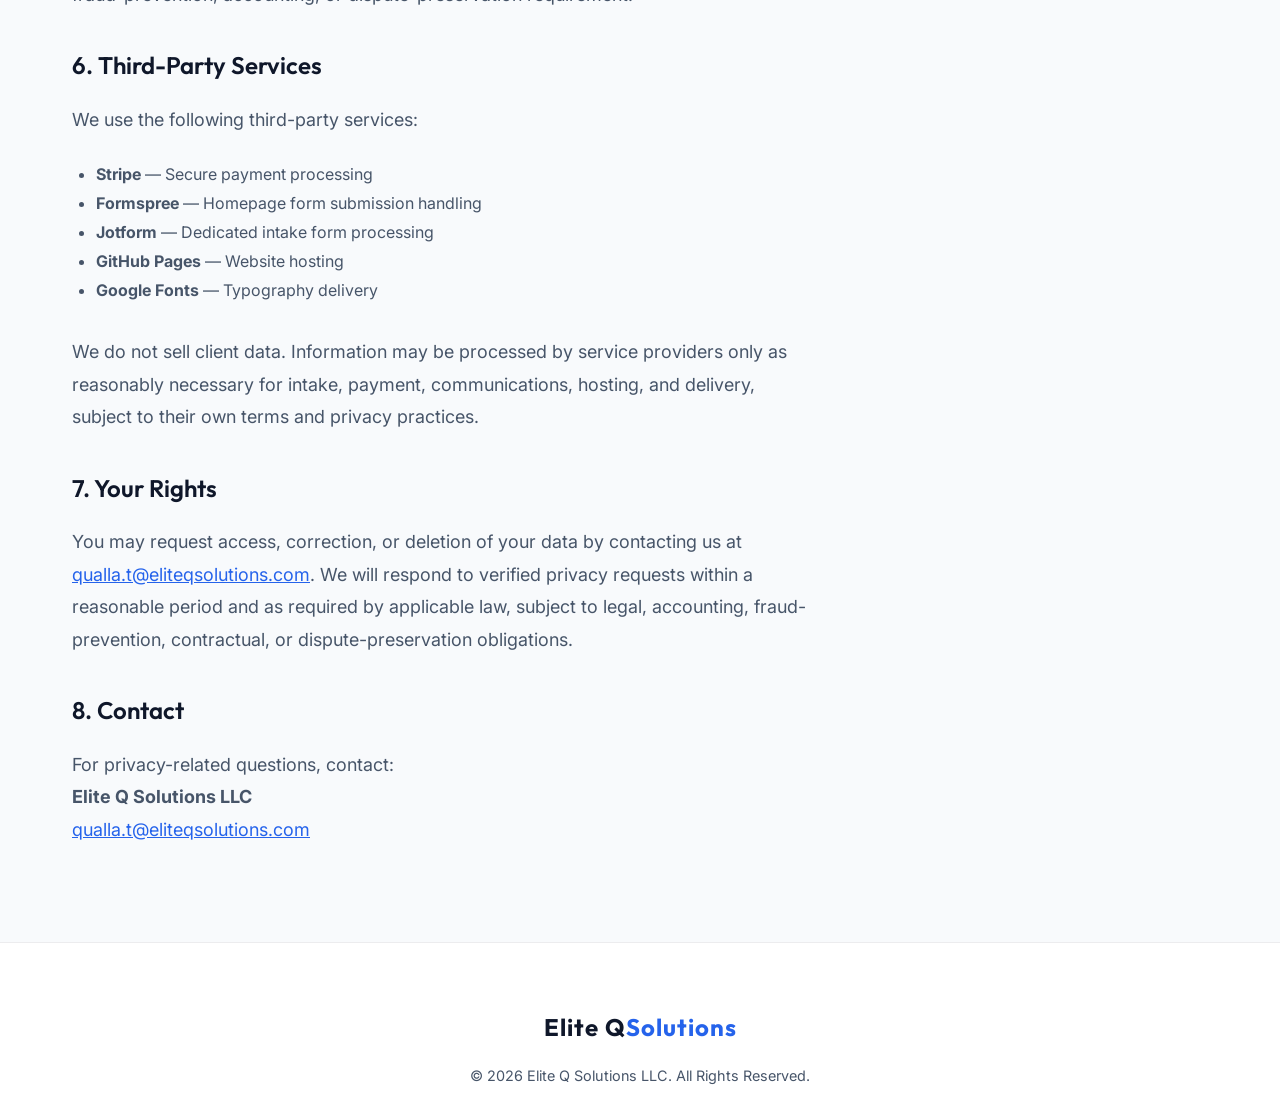
<file: privacy.html>
<!DOCTYPE html>
<html lang="en">
<head>
    <meta charset="UTF-8">
    <meta name="viewport" content="width=device-width, initial-scale=1.0">
    <title>Privacy Policy | Elite Q Solutions</title>
    <meta name="description" content="Elite Q Solutions privacy policy. How we handle client data, our 30-day disposal protocol, and our commitment to operational security.">
    <link rel="canonical" href="https://eliteqsolutions.com/privacy">
    <link rel="preconnect" href="https://fonts.googleapis.com">
    <link href="https://fonts.googleapis.com/css2?family=Inter:wght@300;400;500;600;700&family=Outfit:wght@400;500;600;700;800&display=swap" rel="stylesheet">
    <link rel="stylesheet" href="styles.css">
</head>
<body>
    <header class="glass-nav">
        <div class="container nav-content">
            <a href="/" class="logo">
                Elite Q <span>Solutions</span>
            </a>
            <nav>
                <a href="/#services">How It Works</a>
                <a href="/#pricing">Pricing</a>
                <a href="attorneys.html">For Attorneys</a>
                <a href="case-studies.html">Case Studies</a>
                <a href="articles.html">Articles</a>
                <a href="intake.html" class="btn-primary">Request SFIR</a>
            </nav>
        </div>
    </header>

    <main>
        <section class="hero container" style="display:block;padding-top:140px;">
            <a href="/" style="font-size:0.85rem;color:var(--accent-primary);text-decoration:none;display:inline-flex;align-items:center;gap:0.4rem;margin-bottom:2rem;">← Back to Elite Q Solutions</a>
            <h1 style="font-size:clamp(2rem,4vw,3rem);">Privacy Policy</h1>
            <p style="max-width:680px;margin-bottom:3rem;">Last updated: September 2026</p>

            <div style="max-width:740px;">
                <h2 style="font-size:1.5rem;margin-top:2.5rem;">1. Information We Collect</h2>
                <p style="line-height:1.8;margin-bottom:1.5rem;">We collect only the information necessary to scope and deliver your Strategic Financial Intelligence Review (SFIR):</p>
                <ul style="color:var(--text-muted);line-height:1.8;margin-bottom:2rem;padding-left:1.5rem;">
                    <li>Your name, email address, and firm/organization name</li>
                    <li>Matter type, target entity details, and case description</li>
                    <li>Client-supplied documents (receipts, correspondence, screenshots)</li>
                    <li>Payment information (processed securely through Stripe — we never store card numbers)</li>
                </ul>

                <h2 style="font-size:1.5rem;margin-top:2.5rem;">2. What We Never Collect</h2>
                <p style="line-height:1.8;margin-bottom:1.5rem;">Elite Q's intake process is not designed to collect, and clients should not submit:</p>
                <ul style="color:var(--text-muted);line-height:1.8;margin-bottom:2rem;padding-left:1.5rem;">
                    <li>Target passwords, bank credentials, or full card numbers</li>
                    <li>Social Security numbers or government-issued ID numbers</li>
                    <li>Non-public personal data, credit reports, or identity files</li>
                    <li>Information about the target that is not publicly accessible</li>
                </ul>

                <h2 style="font-size:1.5rem;margin-top:2.5rem;">3. How We Use Your Information</h2>
                <p style="line-height:1.8;margin-bottom:2rem;">All client-supplied information is used exclusively to scope, research, and deliver the contracted SFIR report. We do not use client data for marketing, resale, or any purpose beyond the engagement scope.</p>

                <h2 style="font-size:1.5rem;margin-top:2.5rem;">4. Data Processing & Security</h2>
                <p style="line-height:1.8;margin-bottom:2rem;">We use access-controlled systems and data-minimization practices designed to reduce unnecessary exposure of client information. Intake data is processed through approved service providers and retained only as needed for the engagement and legitimate business or legal purposes. No system can guarantee absolute security, so clients should not submit passwords, bank credentials, full card numbers, Social Security numbers, or account-access secrets.</p>

                <h2 style="font-size:1.5rem;margin-top:2.5rem;">5. Data Retention & Disposal</h2>
                <p style="line-height:1.8;margin-bottom:2rem;">We retain client-supplied records and working files only as long as reasonably necessary to scope and deliver the engagement, address quality or dispute needs, and satisfy applicable legal or accounting requirements. We periodically review records for deletion. Clients may request deletion of information that is not subject to a legal, contractual, fraud-prevention, accounting, or dispute-preservation requirement.</p>

                <h2 style="font-size:1.5rem;margin-top:2.5rem;">6. Third-Party Services</h2>
                <p style="line-height:1.8;margin-bottom:1.5rem;">We use the following third-party services:</p>
                <ul style="color:var(--text-muted);line-height:1.8;margin-bottom:2rem;padding-left:1.5rem;">
                    <li><strong>Stripe</strong> — Secure payment processing</li>
                    <li><strong>Formspree</strong> — Homepage form submission handling</li>
                    <li><strong>Jotform</strong> — Dedicated intake form processing</li>
                    <li><strong>GitHub Pages</strong> — Website hosting</li>
                    <li><strong>Google Fonts</strong> — Typography delivery</li>
                </ul>
                <p style="line-height:1.8;margin-bottom:2rem;">We do not sell client data. Information may be processed by service providers only as reasonably necessary for intake, payment, communications, hosting, and delivery, subject to their own terms and privacy practices.</p>

                <h2 style="font-size:1.5rem;margin-top:2.5rem;">7. Your Rights</h2>
                <p style="line-height:1.8;margin-bottom:2rem;">You may request access, correction, or deletion of your data by contacting us at <a href="mailto:qualla.t@eliteqsolutions.com" style="color:var(--accent-primary);">qualla.t@eliteqsolutions.com</a>. We will respond to verified privacy requests within a reasonable period and as required by applicable law, subject to legal, accounting, fraud-prevention, contractual, or dispute-preservation obligations.</p>

                <h2 style="font-size:1.5rem;margin-top:2.5rem;">8. Contact</h2>
                <p style="line-height:1.8;margin-bottom:2rem;">For privacy-related questions, contact:<br>
                <strong>Elite Q Solutions LLC</strong><br>
                <a href="mailto:qualla.t@eliteqsolutions.com" style="color:var(--accent-primary);">qualla.t@eliteqsolutions.com</a></p>
            </div>
        </section>
    </main>

    <footer>
        <div class="container footer-content">
            <div class="logo" style="justify-content: center; margin-bottom: 1rem;">
                Elite Q <span>Solutions</span>
            </div>
            <p>&copy; 2026 Elite Q Solutions LLC. All Rights Reserved.</p>
        </div>
    </footer>

    <script src="script.js"></script>
</body>
</html>
</file>
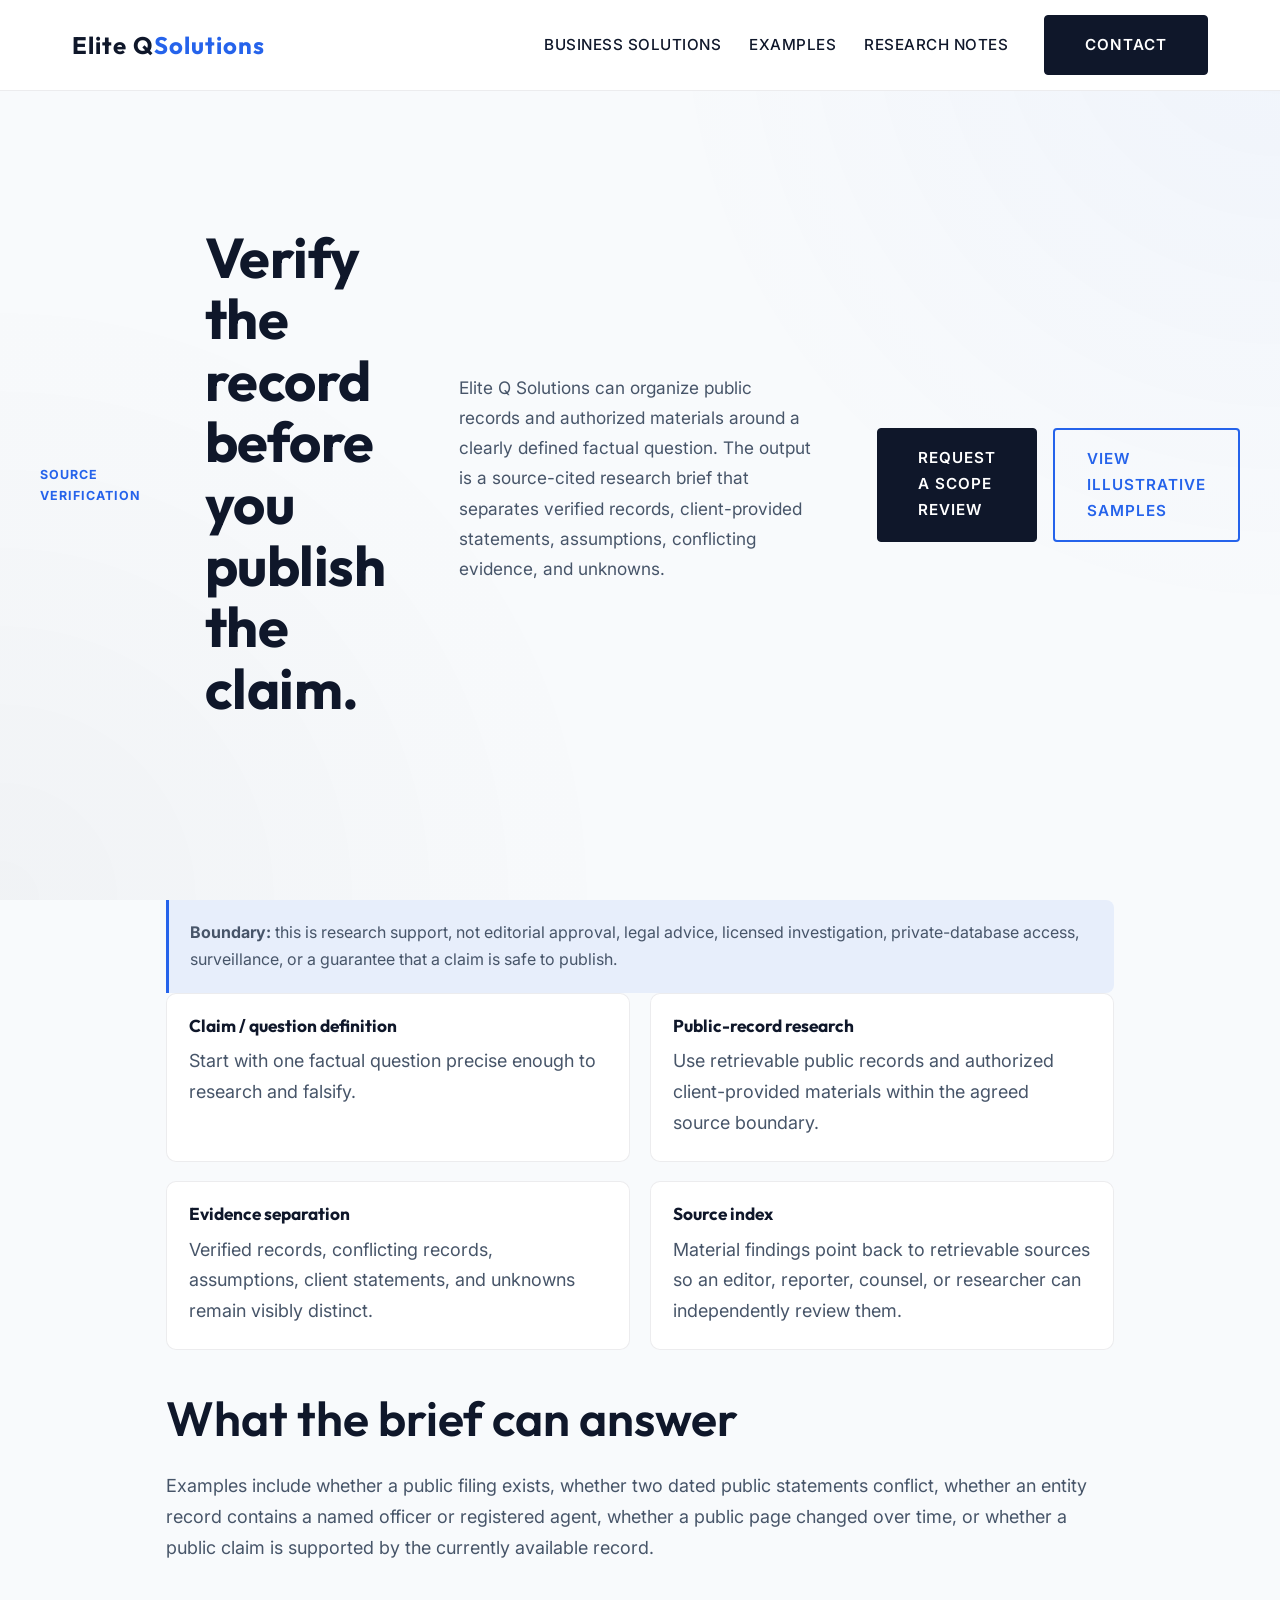
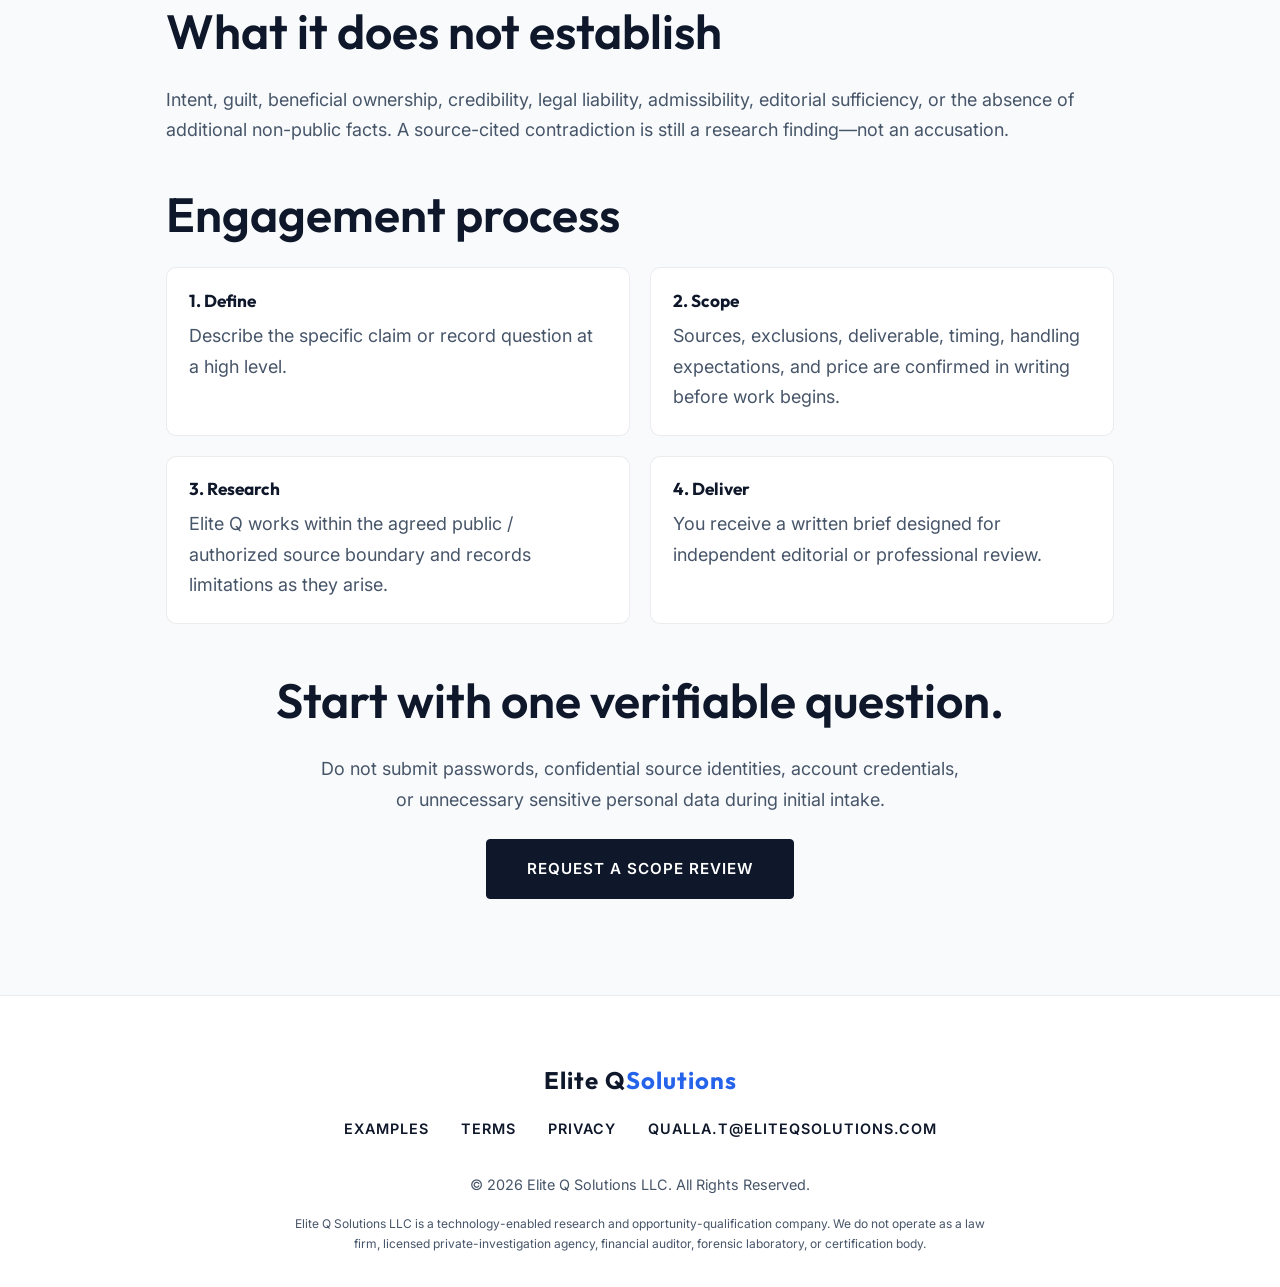
<file: reporters.html>
<!DOCTYPE html>
<html lang="en">
<head>
<meta charset="UTF-8">
<meta name="viewport" content="width=device-width, initial-scale=1.0">
<title>Elite Q Solutions | Source Verification for Reporters & Researchers</title>
<meta name="description" content="Defined-scope source verification and public-record research for reporters, editors, researchers, and professional teams.">
<meta name="robots" content="index, follow">
<link rel="canonical" href="https://eliteqsolutions.com/reporters.html">
<link rel="preconnect" href="https://fonts.googleapis.com">
<link href="https://fonts.googleapis.com/css2?family=Inter:wght@300;400;500;600;700&family=Outfit:wght@400;500;600;700;800&display=swap" rel="stylesheet">
<link rel="stylesheet" href="styles.css">
<style>
.hero{padding:140px 0 70px}.hero h1{font-size:clamp(2.3rem,5vw,3.5rem);line-height:1.1}.hero p{max-width:760px;color:var(--text-muted);font-size:1.08rem;line-height:1.75;margin:1.2rem 0 2rem}
.wrap{max-width:980px;margin:0 auto;padding:0 1rem 6rem}.grid{display:grid;grid-template-columns:repeat(2,1fr);gap:1.2rem}.card{background:var(--bg-surface);border:1px solid var(--glass-border);border-radius:10px;padding:1.4rem}
.card h3{margin:0 0 .6rem;color:var(--accent-secondary);font-size:1.08rem}.card p,.card li,.section p{color:var(--text-muted);line-height:1.7}
.section{margin:2.5rem 0}.notice{background:rgba(37,99,235,.08);border-left:3px solid var(--accent-primary);padding:1.2rem 1.3rem;border-radius:0 8px 8px 0;color:var(--text-muted);line-height:1.7}
@media(max-width:700px){.grid{grid-template-columns:1fr}}
</style>
</head><body>
<header class="glass-nav">
<div class="container nav-content">
<a href="/" class="logo">Elite Q <span>Solutions</span></a>
<nav>
<a href="/#business">Business Solutions</a>
<a href="case-studies.html">Examples</a>
<a href="articles.html">Research Notes</a>
<a href="/#contact" class="btn-primary" style="margin-left:2rem;">Contact</a>
</nav>
</div>
</header>
<main>
<section class="hero container">
<div style="font-size:.78rem;text-transform:uppercase;letter-spacing:.08em;color:var(--accent-primary);font-weight:700;">Source Verification</div>
<h1>Verify the record before you publish the claim.</h1>
<p>Elite Q Solutions can organize public records and authorized materials around a clearly defined factual question. The output is a source-cited research brief that separates verified records, client-provided statements, assumptions, conflicting evidence, and unknowns.</p>
<div class="hero-actions">
<a href="/#contact" class="btn-primary">Request a Scope Review</a>
<a href="case-studies.html" class="btn-secondary" style="border:2px solid var(--accent-primary);color:var(--accent-primary);text-decoration:none;padding:1rem 2rem;border-radius:4px;font-weight:600;">View Illustrative Samples</a>
</div>
</section>
<section class="wrap">
<div class="notice"><strong>Boundary:</strong> this is research support, not editorial approval, legal advice, licensed investigation, private-database access, surveillance, or a guarantee that a claim is safe to publish.</div>
<div class="grid">
<div class="card"><h3>Claim / question definition</h3><p>Start with one factual question precise enough to research and falsify.</p></div>
<div class="card"><h3>Public-record research</h3><p>Use retrievable public records and authorized client-provided materials within the agreed source boundary.</p></div>
<div class="card"><h3>Evidence separation</h3><p>Verified records, conflicting records, assumptions, client statements, and unknowns remain visibly distinct.</p></div>
<div class="card"><h3>Source index</h3><p>Material findings point back to retrievable sources so an editor, reporter, counsel, or researcher can independently review them.</p></div>
</div><div class="section">
<h2>What the brief can answer</h2>
<p>Examples include whether a public filing exists, whether two dated public statements conflict, whether an entity record contains a named officer or registered agent, whether a public page changed over time, or whether a public claim is supported by the currently available record.</p>
</div>
<div class="section">
<h2>What it does not establish</h2>
<p>Intent, guilt, beneficial ownership, credibility, legal liability, admissibility, editorial sufficiency, or the absence of additional non-public facts. A source-cited contradiction is still a research finding—not an accusation.</p>
</div>
<div class="section">
<h2>Engagement process</h2>
<div class="grid">
<div class="card"><h3>1. Define</h3><p>Describe the specific claim or record question at a high level.</p></div>
<div class="card"><h3>2. Scope</h3><p>Sources, exclusions, deliverable, timing, handling expectations, and price are confirmed in writing before work begins.</p></div>
<div class="card"><h3>3. Research</h3><p>Elite Q works within the agreed public / authorized source boundary and records limitations as they arise.</p></div>
<div class="card"><h3>4. Deliver</h3><p>You receive a written brief designed for independent editorial or professional review.</p></div>
</div>
</div>
<div style="text-align:center;margin-top:3rem;">
<h2>Start with one verifiable question.</h2>
<p style="max-width:650px;margin:0 auto 1.5rem;color:var(--text-muted);">Do not submit passwords, confidential source identities, account credentials, or unnecessary sensitive personal data during initial intake.</p>
<a href="/#contact" class="btn-primary">Request a Scope Review</a>
</div>
</section>
</main><footer>
<div class="container footer-content">
<div class="logo" style="justify-content:center;margin-bottom:1rem;">Elite Q <span>Solutions</span></div>
<div class="social-links"><a href="case-studies.html">Examples</a><a href="terms.html">Terms</a><a href="privacy.html">Privacy</a><a href="mailto:qualla.t@eliteqsolutions.com">qualla.t@eliteqsolutions.com</a></div>
<p>&copy; 2026 Elite Q Solutions LLC. All Rights Reserved.</p>
<p style="font-size:.75rem;color:var(--text-muted);max-width:690px;margin:1rem auto 0;">Elite Q Solutions LLC is a technology-enabled research and opportunity-qualification company. We do not operate as a law firm, licensed private-investigation agency, financial auditor, forensic laboratory, or certification body.</p>
</div>
</footer>
</body>
</html>
</file>
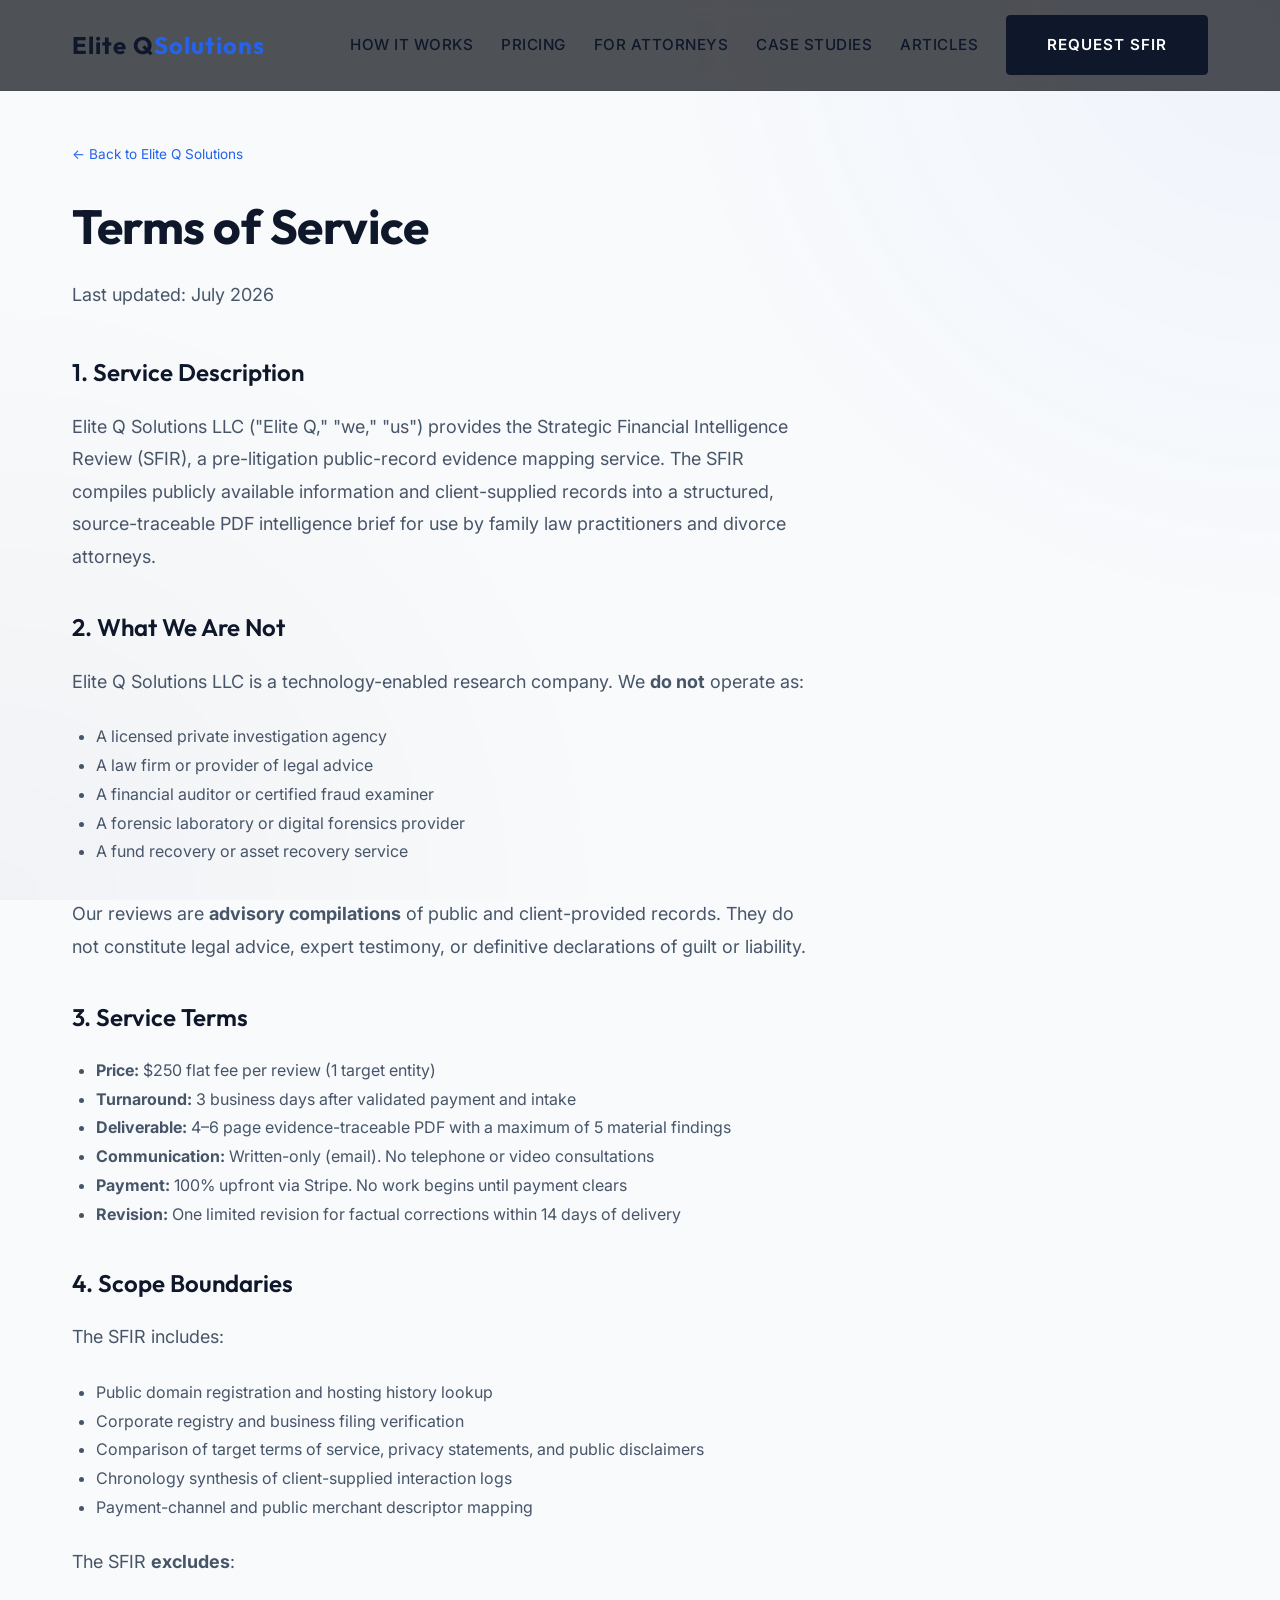
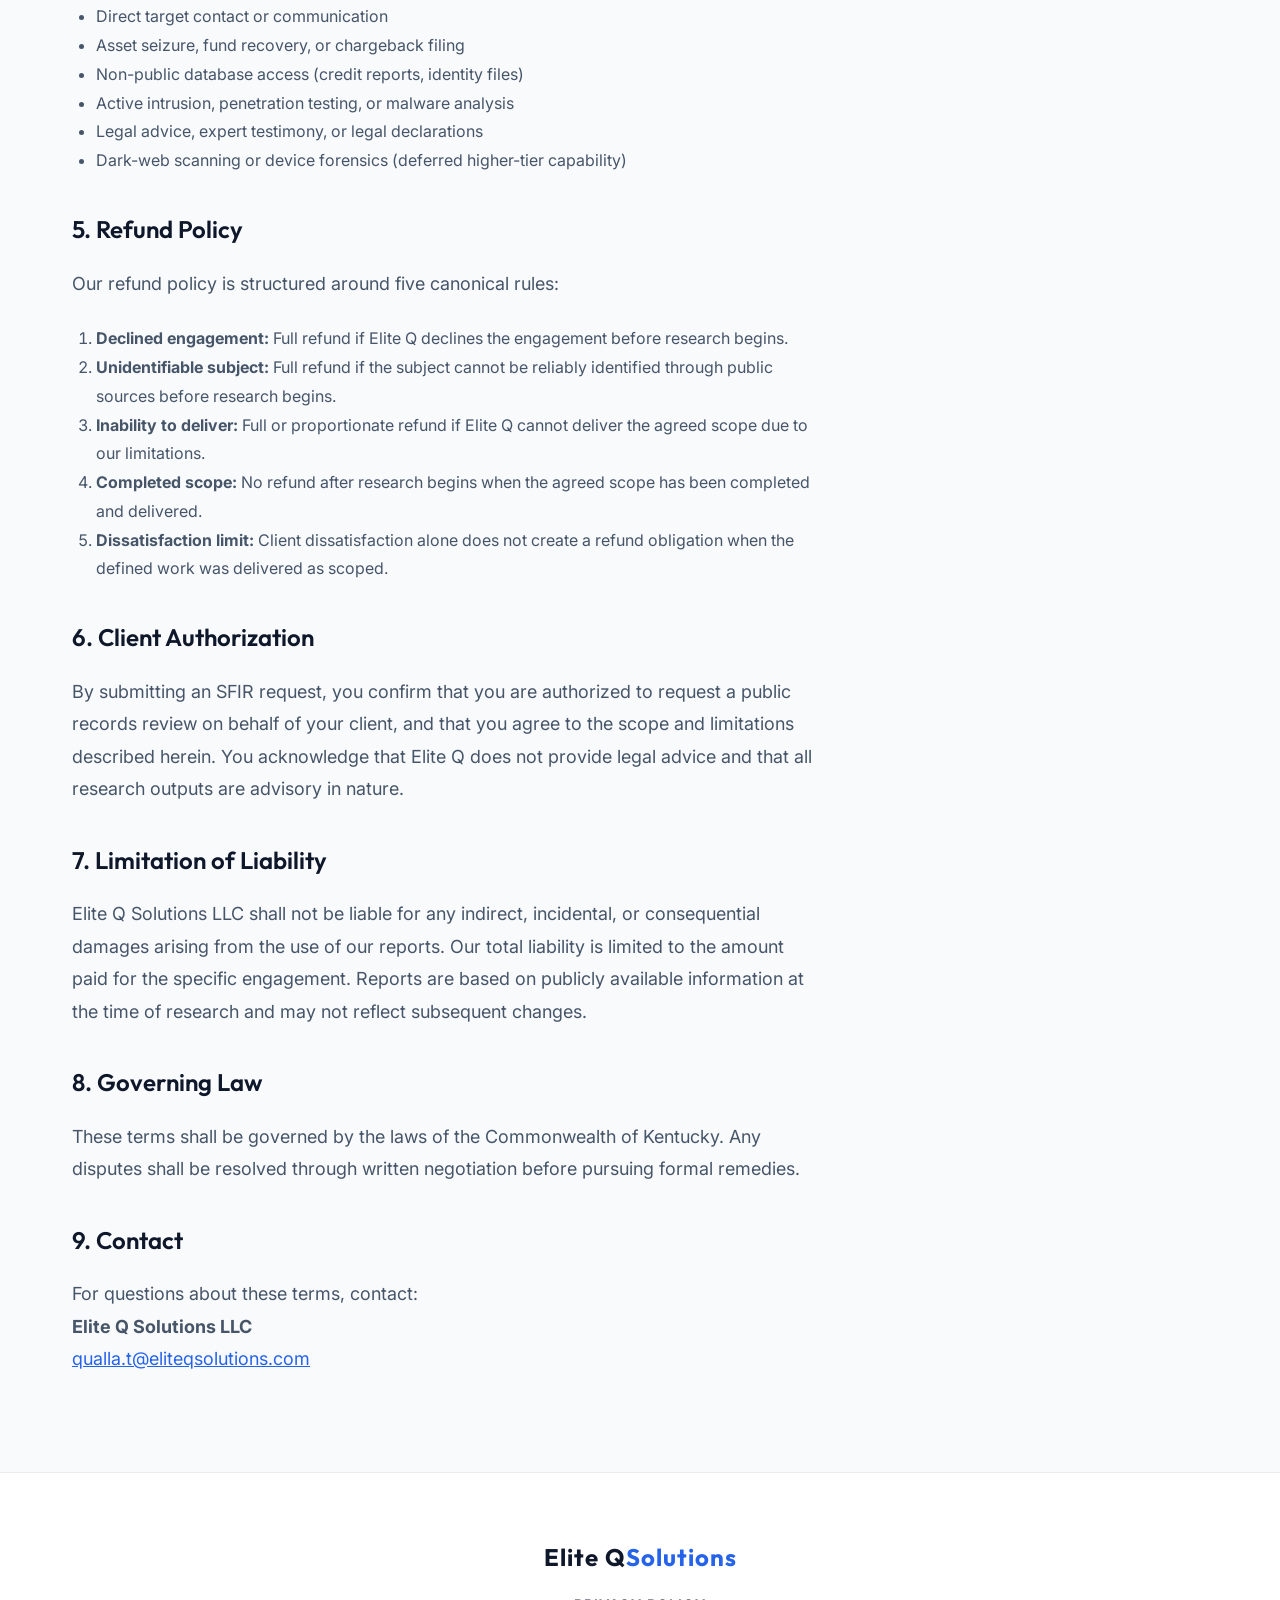
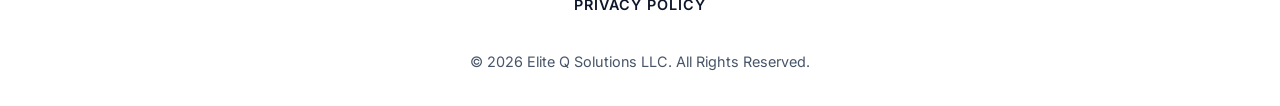
<file: terms.html>
<!DOCTYPE html>
<html lang="en">
<head>
    <meta charset="UTF-8">
    <meta name="viewport" content="width=device-width, initial-scale=1.0">
    <title>Terms of Service | Elite Q Solutions</title>
    <meta name="description" content="Elite Q Solutions terms of service, refund policy, and service disclaimers for the Strategic Financial Intelligence Review (SFIR).">
    <link rel="canonical" href="https://eliteqsolutions.com/terms">
    <link rel="preconnect" href="https://fonts.googleapis.com">
    <link href="https://fonts.googleapis.com/css2?family=Inter:wght@300;400;500;600;700&family=Outfit:wght@400;500;600;700;800&display=swap" rel="stylesheet">
    <link rel="stylesheet" href="styles.css">
</head>
<body>
    <header class="glass-nav">
        <div class="container nav-content">
            <a href="/" class="logo">
                Elite Q <span>Solutions</span>
            </a>
            <nav>
                <a href="/#services">How It Works</a>
                <a href="/#pricing">Pricing</a>
                <a href="attorneys.html">For Attorneys</a>
                <a href="case-studies.html">Case Studies</a>
                <a href="articles.html">Articles</a>
                <a href="intake.html" class="btn-primary">Request SFIR</a>
            </nav>
        </div>
    </header>

    <main>
        <section class="hero container" style="display:block;padding-top:140px;">
            <a href="/" style="font-size:0.85rem;color:var(--accent-primary);text-decoration:none;display:inline-flex;align-items:center;gap:0.4rem;margin-bottom:2rem;">← Back to Elite Q Solutions</a>
            <h1 style="font-size:clamp(2rem,4vw,3rem);">Terms of Service</h1>
            <p style="max-width:680px;margin-bottom:3rem;">Last updated: July 2026</p>

            <div style="max-width:740px;">
                <h2 style="font-size:1.5rem;margin-top:2.5rem;">1. Service Description</h2>
                <p style="line-height:1.8;margin-bottom:2rem;">Elite Q Solutions LLC ("Elite Q," "we," "us") provides the Strategic Financial Intelligence Review (SFIR), a pre-litigation public-record evidence mapping service. The SFIR compiles publicly available information and client-supplied records into a structured, source-traceable PDF intelligence brief for use by family law practitioners and divorce attorneys.</p>

                <h2 style="font-size:1.5rem;margin-top:2.5rem;">2. What We Are Not</h2>
                <p style="line-height:1.8;margin-bottom:1.5rem;">Elite Q Solutions LLC is a technology-enabled research company. We <strong>do not</strong> operate as:</p>
                <ul style="color:var(--text-muted);line-height:1.8;margin-bottom:2rem;padding-left:1.5rem;">
                    <li>A licensed private investigation agency</li>
                    <li>A law firm or provider of legal advice</li>
                    <li>A financial auditor or certified fraud examiner</li>
                    <li>A forensic laboratory or digital forensics provider</li>
                    <li>A fund recovery or asset recovery service</li>
                </ul>
                <p style="line-height:1.8;margin-bottom:2rem;">Our reviews are <strong>advisory compilations</strong> of public and client-provided records. They do not constitute legal advice, expert testimony, or definitive declarations of guilt or liability.</p>

                <h2 style="font-size:1.5rem;margin-top:2.5rem;">3. Service Terms</h2>
                <ul style="color:var(--text-muted);line-height:1.8;margin-bottom:2rem;padding-left:1.5rem;">
                    <li><strong>Price:</strong> $250 flat fee per review (1 target entity)</li>
                    <li><strong>Turnaround:</strong> 3 business days after validated payment and intake</li>
                    <li><strong>Deliverable:</strong> 4–6 page evidence-traceable PDF with a maximum of 5 material findings</li>
                    <li><strong>Communication:</strong> Written-only (email). No telephone or video consultations</li>
                    <li><strong>Payment:</strong> 100% upfront via Stripe. No work begins until payment clears</li>
                    <li><strong>Revision:</strong> One limited revision for factual corrections within 14 days of delivery</li>
                </ul>

                <h2 style="font-size:1.5rem;margin-top:2.5rem;">4. Scope Boundaries</h2>
                <p style="line-height:1.8;margin-bottom:1.5rem;">The SFIR includes:</p>
                <ul style="color:var(--text-muted);line-height:1.8;margin-bottom:1.5rem;padding-left:1.5rem;">
                    <li>Public domain registration and hosting history lookup</li>
                    <li>Corporate registry and business filing verification</li>
                    <li>Comparison of target terms of service, privacy statements, and public disclaimers</li>
                    <li>Chronology synthesis of client-supplied interaction logs</li>
                    <li>Payment-channel and public merchant descriptor mapping</li>
                </ul>
                <p style="line-height:1.8;margin-bottom:1.5rem;">The SFIR <strong>excludes</strong>:</p>
                <ul style="color:var(--text-muted);line-height:1.8;margin-bottom:2rem;padding-left:1.5rem;">
                    <li>Direct target contact or communication</li>
                    <li>Asset seizure, fund recovery, or chargeback filing</li>
                    <li>Non-public database access (credit reports, identity files)</li>
                    <li>Active intrusion, penetration testing, or malware analysis</li>
                    <li>Legal advice, expert testimony, or legal declarations</li>
                    <li>Dark-web scanning or device forensics (deferred higher-tier capability)</li>
                </ul>

                <h2 style="font-size:1.5rem;margin-top:2.5rem;">5. Refund Policy</h2>
                <p style="line-height:1.8;margin-bottom:1.5rem;">Our refund policy is structured around five canonical rules:</p>
                <ol style="color:var(--text-muted);line-height:1.8;margin-bottom:2rem;padding-left:1.5rem;">
                    <li><strong>Declined engagement:</strong> Full refund if Elite Q declines the engagement before research begins.</li>
                    <li><strong>Unidentifiable subject:</strong> Full refund if the subject cannot be reliably identified through public sources before research begins.</li>
                    <li><strong>Inability to deliver:</strong> Full or proportionate refund if Elite Q cannot deliver the agreed scope due to our limitations.</li>
                    <li><strong>Completed scope:</strong> No refund after research begins when the agreed scope has been completed and delivered.</li>
                    <li><strong>Dissatisfaction limit:</strong> Client dissatisfaction alone does not create a refund obligation when the defined work was delivered as scoped.</li>
                </ol>

                <h2 style="font-size:1.5rem;margin-top:2.5rem;">6. Client Authorization</h2>
                <p style="line-height:1.8;margin-bottom:2rem;">By submitting an SFIR request, you confirm that you are authorized to request a public records review on behalf of your client, and that you agree to the scope and limitations described herein. You acknowledge that Elite Q does not provide legal advice and that all research outputs are advisory in nature.</p>

                <h2 style="font-size:1.5rem;margin-top:2.5rem;">7. Limitation of Liability</h2>
                <p style="line-height:1.8;margin-bottom:2rem;">Elite Q Solutions LLC shall not be liable for any indirect, incidental, or consequential damages arising from the use of our reports. Our total liability is limited to the amount paid for the specific engagement. Reports are based on publicly available information at the time of research and may not reflect subsequent changes.</p>

                <h2 style="font-size:1.5rem;margin-top:2.5rem;">8. Governing Law</h2>
                <p style="line-height:1.8;margin-bottom:2rem;">These terms shall be governed by the laws of the Commonwealth of Kentucky. Any disputes shall be resolved through written negotiation before pursuing formal remedies.</p>

                <h2 style="font-size:1.5rem;margin-top:2.5rem;">9. Contact</h2>
                <p style="line-height:1.8;margin-bottom:2rem;">For questions about these terms, contact:<br>
                <strong>Elite Q Solutions LLC</strong><br>
                <a href="mailto:qualla.t@eliteqsolutions.com" style="color:var(--accent-primary);">qualla.t@eliteqsolutions.com</a></p>
            </div>
        </section>
    </main>

    <footer>
        <div class="container footer-content">
            <div class="logo" style="justify-content: center; margin-bottom: 1rem;">
                Elite Q <span>Solutions</span>
            </div>
            <div class="social-links">
                <a href="privacy.html">Privacy Policy</a>
            </div>
            <p>&copy; 2026 Elite Q Solutions LLC. All Rights Reserved.</p>
        </div>
    </footer>

    <script src="script.js"></script>
</body>
</html>
</file>
<file: styles.css>
@import url('https://fonts.googleapis.com/css2?family=Inter:wght@300;400;500;600;700&family=Outfit:wght@400;500;600;700;800&display=swap');

/* =========================================
   Elite Q Solutions - Sleek Modern Design
   ========================================= */

:root {
    /* Color Palette - Modern Professional */
    --bg-base: #f8fafc;
    --bg-surface: #ffffff;
    --bg-alt: #f1f5f9;
    
    --text-main: #0f172a;
    --text-muted: #475569;
    
    --accent-primary: #2563eb; /* Royal Blue */
    --accent-secondary: #0f172a; /* Deep Slate */
    --alert-red: #dc2626;
    
    /* Shadows & Borders */
    --glass-border: rgba(15, 23, 42, 0.08);
    --soft-shadow: 0 10px 40px -10px rgba(15, 23, 42, 0.08);
    --card-shadow: 0 4px 6px -1px rgba(15, 23, 42, 0.05), 0 2px 4px -1px rgba(15, 23, 42, 0.03);
    
    /* Typography */
    --font-heading: 'Outfit', sans-serif;
    --font-body: 'Inter', sans-serif;
}

* {
    margin: 0;
    padding: 0;
    box-sizing: border-box;
}

body {
    background-color: var(--bg-base);
    color: var(--text-main);
    font-family: var(--font-body);
    line-height: 1.7;
    overflow-x: hidden;
    -webkit-font-smoothing: antialiased;
}

/* Background Effects - Sleek abstract */
body::before {
    content: '';
    position: fixed;
    top: 0; left: 0; right: 0; bottom: 0;
    background: radial-gradient(circle at top right, rgba(37, 99, 235, 0.04), transparent 40%),
                radial-gradient(circle at bottom left, rgba(15, 23, 42, 0.03), transparent 40%);
    z-index: -2;
    pointer-events: none;
}

/* Typography & Layout */
.container {
    max-width: 1200px;
    margin: 0 auto;
    padding: 0 2rem;
}

h1, h2, h3, h4 {
    font-family: var(--font-heading);
    line-height: 1.2;
    color: var(--accent-secondary);
}

h1 {
    font-size: clamp(2.5rem, 5vw, 4.5rem);
    font-weight: 700;
    letter-spacing: -0.5px;
    margin-bottom: 1.5rem;
}

h2 {
    font-size: clamp(2rem, 4vw, 3rem);
    font-weight: 600;
    margin-bottom: 1.5rem;
}

p {
    font-size: 1.125rem;
    color: var(--text-muted);
}

.highlight {
    color: var(--accent-primary);
}

/* Navigation */
.glass-nav {
    position: fixed;
    top: 0; left: 0; right: 0;
    background: rgba(255, 255, 255, 0.95);
    backdrop-filter: blur(8px);
    -webkit-backdrop-filter: blur(8px);
    border-bottom: 1px solid var(--glass-border);
    z-index: 1000;
    transition: all 0.3s ease;
}

.nav-content {
    display: flex;
    justify-content: space-between;
    align-items: center;
    height: 90px;
}

.logo {
    display: flex;
    align-items: center;
    text-decoration: none;
    font-family: var(--font-heading);
    font-size: 1.5rem;
    font-weight: 700;
    color: var(--accent-secondary);
    letter-spacing: 1px;
}

.logo span {
    color: var(--accent-primary);
}

nav a {
    color: var(--text-main);
    text-decoration: none;
    margin-left: 1.5rem;
    font-size: 0.95rem;
    font-weight: 500;
    letter-spacing: 0.5px;
    transition: color 0.3s ease;
    text-transform: uppercase;
}

nav a:hover {
    color: var(--accent-primary);
}

/* Buttons */
.btn-primary, .btn-secondary {
    display: inline-block;
    padding: 1rem 2.5rem;
    border-radius: 4px;
    font-weight: 600;
    font-size: 0.95rem;
    text-transform: uppercase;
    letter-spacing: 1px;
    text-decoration: none;
    transition: all 0.4s ease;
    cursor: pointer;
    border: none;
}

.btn-primary {
    background: var(--accent-secondary);
    color: #ffffff;
    border: 1px solid var(--accent-secondary);
}

.btn-primary:hover {
    background: var(--accent-primary);
    border-color: var(--accent-primary);
    transform: translateY(-2px);
    box-shadow: 0 10px 20px rgba(37, 99, 235, 0.2);
}

.btn-secondary {
    background: transparent;
    color: var(--accent-secondary);
    border: 1px solid var(--accent-secondary);
}

.btn-secondary:hover {
    background: var(--bg-alt);
}

.w-100 {
    width: 100%;
}

/* Hero Section */
.hero {
    min-height: 100vh;
    display: flex;
    align-items: center;
    gap: 4rem;
    padding-top: 120px;
    padding-bottom: 4rem;
}

.hero-text {
    flex: 1;
}

.hero-text p {
    font-size: 1.25rem;
    margin-bottom: 2.5rem;
    max-width: 550px;
}

.hero-actions {
    display: flex;
    gap: 1rem;
}

/* Hero Visual replacement - Clean Abstract Stack */
.hero-visual {
    flex: 1;
    position: relative;
    display: flex;
    justify-content: center;
    align-items: center;
}

.doc-stack {
    position: relative;
    width: 100%;
    max-width: 450px;
    height: 500px;
}

.doc-card {
    position: absolute;
    width: 85%;
    height: 350px;
    background: #fff;
    border: 1px solid var(--glass-border);
    border-radius: 8px;
    box-shadow: var(--soft-shadow);
    padding: 2rem;
    transition: transform 0.8s cubic-bezier(0.16, 1, 0.3, 1);
}

.doc-card-1 {
    top: 0; left: 0;
    transform: rotate(-3deg);
    z-index: 1;
    background: var(--bg-alt);
}

.doc-card-2 {
    top: 40px; left: 5%;
    transform: rotate(2deg);
    z-index: 2;
}

.doc-card-3 {
    top: 80px; left: 10%;
    z-index: 3;
    border-top: 4px solid var(--accent-primary);
}

.doc-line {
    height: 8px;
    background: var(--bg-alt);
    border-radius: 4px;
    margin-bottom: 1rem;
}

.doc-line.accent {
    background: rgba(37, 99, 235, 0.2);
    width: 40%;
}

/* About / Accreditations */
.about {
    padding: 4rem 2rem 6rem;
    background: var(--bg-alt);
}

.about-card {
    max-width: 900px;
    margin: 0 auto;
    text-align: center;
}

.about-card p {
    font-size: 1.25rem;
    color: var(--accent-secondary);
    margin-bottom: 3rem;
    font-family: var(--font-heading);
}

.badges {
    display: flex;
    justify-content: center;
    align-items: center;
    gap: 3rem;
    flex-wrap: wrap;
    opacity: 0.8;
    filter: grayscale(100%);
    transition: filter 0.5s ease;
}

.badges:hover {
    filter: grayscale(0%);
}

.badge-item {
    font-family: var(--font-heading);
    font-size: 1.2rem;
    color: var(--accent-secondary);
    font-weight: 700;
    display: flex;
    flex-direction: column;
    align-items: center;
    gap: 0.5rem;
}

.badge-item span {
    font-family: var(--font-body);
    font-size: 0.75rem;
    text-transform: uppercase;
    letter-spacing: 1px;
    color: var(--text-muted);
}

/* Services / Features */
.services {
    padding: 8rem 2rem;
}

.section-title {
    font-size: 3rem;
    margin-bottom: 1rem;
    text-align: center;
}

.section-subtitle {
    text-align: center;
    max-width: 600px;
    margin: 0 auto 4rem;
}

.grid {
    display: grid;
    grid-template-columns: repeat(auto-fit, minmax(320px, 1fr));
    gap: 2.5rem;
}

.service-card {
    background: var(--bg-surface);
    padding: 3rem 2.5rem;
    border-radius: 8px;
    border: 1px solid var(--glass-border);
    box-shadow: var(--card-shadow);
    transition: all 0.4s ease;
}

.service-card:hover {
    transform: translateY(-8px);
    box-shadow: var(--soft-shadow);
    border-top: 3px solid var(--accent-primary);
}

.icon {
    font-size: 2.5rem;
    margin-bottom: 1.5rem;
    color: var(--accent-primary);
}

.service-card h3 {
    margin-bottom: 1rem;
    font-size: 1.5rem;
}

/* Methodology */
.methodology {
    padding: 8rem 0;
    background: var(--accent-secondary);
    color: #fff;
}

.methodology h2, .methodology h3, .methodology .large-text {
    color: #fff;
}

.methodology-content {
    max-width: 800px;
    margin: 0 auto;
}

.large-text {
    font-size: 1.75rem;
    text-align: center;
    margin-bottom: 4rem;
    font-family: var(--font-heading);
}

.truth-list {
    list-style: none;
}

.truth-list li {
    margin-bottom: 2rem;
    padding-left: 3rem;
    position: relative;
    font-size: 1.15rem;
    color: rgba(255,255,255,0.8);
    background: rgba(255,255,255,0.03);
    padding: 1.5rem 1.5rem 1.5rem 3.5rem;
    border-radius: 8px;
    border-left: 4px solid var(--accent-primary);
}

.truth-list li::before {
    content: '';
}

.truth-list li strong {
    color: #fff;
    display: block;
    margin-bottom: 0.5rem;
    font-family: var(--font-heading);
    font-size: 1.25rem;
}

/* Credibility Stats Bar */
.stats-bar {
    padding: 5rem 0;
    background: var(--bg-surface);
    border-bottom: 1px solid var(--glass-border);
}

.stats-grid {
    display: flex;
    justify-content: space-around;
    flex-wrap: wrap;
    gap: 2rem;
}

.stat-item {
    text-align: center;
}

.stat-number {
    display: block;
    font-family: var(--font-heading);
    font-size: 3rem;
    color: var(--accent-secondary);
    margin-bottom: 0.5rem;
}

.stat-label {
    display: block;
    font-size: 0.85rem;
    color: var(--accent-primary);
    text-transform: uppercase;
    letter-spacing: 2px;
    font-weight: 600;
}

/* Insights / Articles */
.insights {
    padding: 8rem 2rem;
    background: var(--bg-alt);
}

.article-card {
    background: #fff;
    border-radius: 8px;
    overflow: hidden;
    box-shadow: var(--card-shadow);
    transition: all 0.3s ease;
}

.article-card:hover {
    box-shadow: var(--soft-shadow);
    transform: translateY(-5px);
}

.article-img {
    height: 200px;
    background: var(--accent-secondary);
    display: flex;
    align-items: center;
    justify-content: center;
    color: var(--accent-primary);
    font-family: var(--font-heading);
    font-size: 1.5rem;
}

.article-content {
    padding: 2rem;
}

.article-meta {
    font-size: 0.8rem;
    color: var(--accent-primary);
    text-transform: uppercase;
    letter-spacing: 1px;
    margin-bottom: 1rem;
    font-weight: 600;
}

.article-title {
    font-size: 1.3rem;
    margin-bottom: 1rem;
}

.article-link {
    color: var(--accent-secondary);
    font-weight: 600;
    text-decoration: none;
    font-size: 0.9rem;
    text-transform: uppercase;
    letter-spacing: 1px;
    display: inline-block;
    margin-top: 1rem;
    border-bottom: 1px solid var(--accent-primary);
}

/* CTA & Contact */
.cta-section {
    padding: 8rem 2rem;
    display: flex;
    justify-content: center;
    background: var(--bg-surface);
}

.cta-card {
    padding: 4rem;
    width: 100%;
    max-width: 700px;
    text-align: center;
    background: #fff;
    border: 1px solid var(--glass-border);
    border-radius: 8px;
    box-shadow: var(--soft-shadow);
}

.cta-card h2 {
    margin-bottom: 1rem;
}

.contact-form {
    display: flex;
    flex-direction: column;
    gap: 1.5rem;
    margin-top: 2rem;
}

input, textarea {
    width: 100%;
    padding: 1.2rem;
    background: var(--bg-alt);
    border: 1px solid var(--glass-border);
    border-radius: 4px;
    color: var(--text-main);
    font-family: var(--font-body);
    transition: all 0.3s ease;
    font-size: 1rem;
}

input:focus, textarea:focus {
    outline: none;
    border-color: var(--accent-primary);
    background: #fff;
    box-shadow: 0 0 0 3px rgba(37, 99, 235, 0.1);
}

.disclaimer {
    margin-top: 1.5rem;
    font-size: 0.85rem;
    color: var(--text-muted);
}

/* Footer */
footer {
    padding: 4rem 2rem 2rem;
    text-align: center;
    border-top: 1px solid var(--glass-border);
    background: var(--bg-surface);
}

.social-links {
    display: flex;
    justify-content: center;
    gap: 2rem;
    margin-bottom: 2rem;
}

.social-links a {
    color: var(--accent-secondary);
    text-decoration: none;
    font-size: 0.9rem;
    font-weight: 600;
    text-transform: uppercase;
    letter-spacing: 1px;
    transition: color 0.3s ease;
}

.social-links a:hover {
    color: var(--accent-primary);
}

footer p {
    color: var(--text-muted);
    font-size: 0.9rem;
}

/* Responsive */
@media (max-width: 768px) {
    .hero {
        flex-direction: column;
        text-align: center;
        padding-top: 140px;
    }
    
    .hero-actions {
        justify-content: center;
    }
    
    .doc-stack {
        display: none; /* Hide visual on mobile for clean text */
    }
    
    nav {
        display: flex;
        flex-wrap: wrap;
        justify-content: center;
        gap: 1rem;
        margin-top: 1rem;
    }
    
    nav a {
        margin-left: 0;
        font-size: 0.85rem;
    }
    
    .nav-content {
        height: auto;
        flex-direction: column;
        padding: 1rem 0;
    }
    
    .btn-primary, .btn-secondary {
        margin-left: 0 !important;
        margin-top: 0.5rem;
        padding: 0.8rem 1.5rem;
    }
    
    .cta-card {
        padding: 2rem;
    }

    .stats-grid {
        flex-direction: column;
        gap: 2.5rem;
    }
}
</file>
